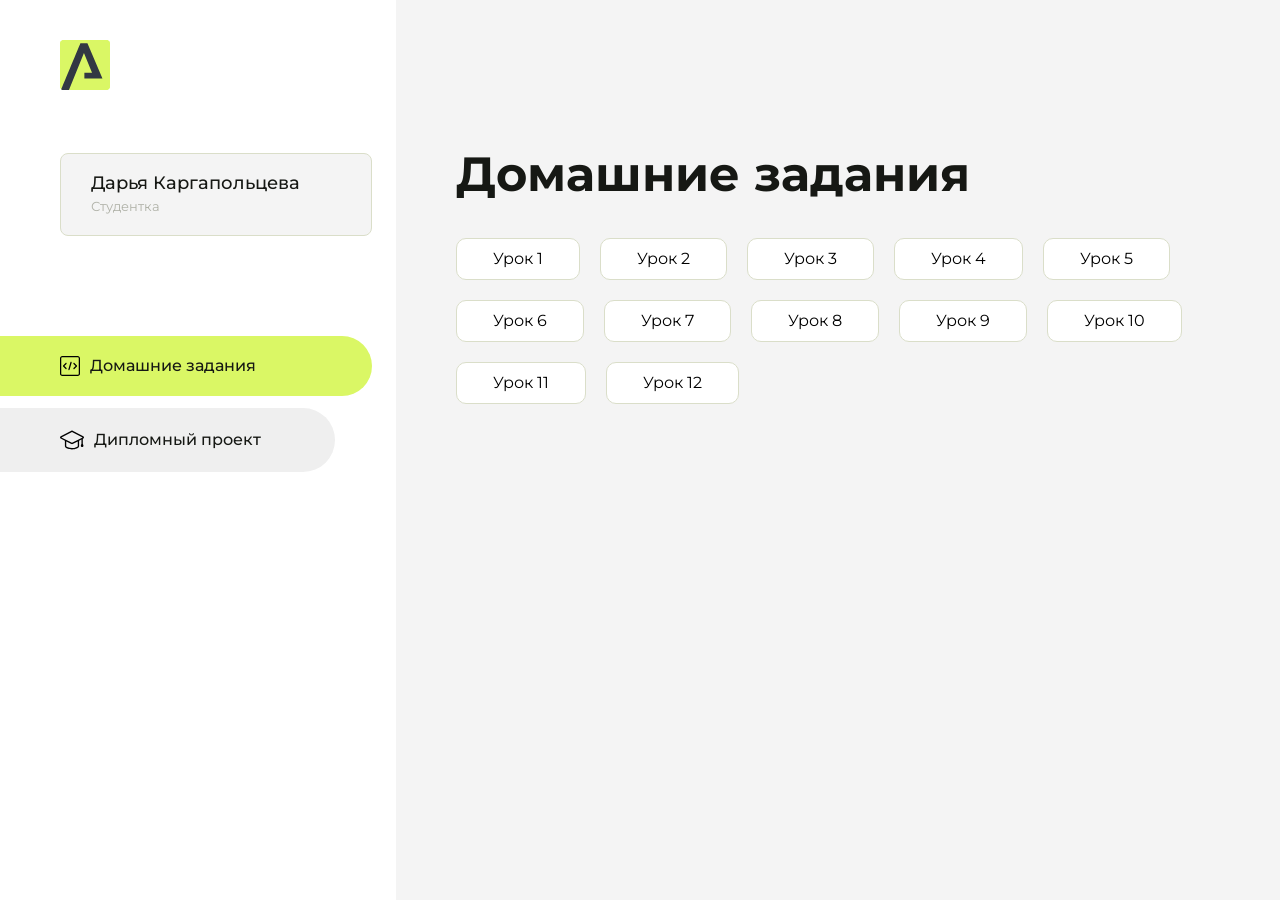
<file: index.html>
<!DOCTYPE html>
<html lang="en">
<head>
    <meta charset="UTF-8">
    <meta name="viewport" content="width=device-width, initial-scale=1.0">
    <title>Домашняя работа</title>
    <link rel="shortcut icon" href="src/logo.ico" type="image/x-icon">
    <link rel="preconnect" href="https://fonts.googleapis.com">
    <link rel="preconnect" href="https://fonts.gstatic.com" crossorigin>
    <link href="https://fonts.googleapis.com/css2?family=Montserrat:wght@400;500;700&family=Rubik:wght@500&display=swap"
          rel="stylesheet">
    <link rel="stylesheet" href="src/style.css">
</head>
<body id="body">
<div class="overlay" id="overlay"></div>
<div class="layout">
    <div class="burger" id="burger">
        <svg viewBox="0 0 24 24" fill="none" xmlns="http://www.w3.org/2000/svg">
            <g id="SVGRepo_bgCarrier" stroke-width="0"></g>
            <g id="SVGRepo_tracerCarrier" stroke-linecap="round" stroke-linejoin="round"></g>
            <g id="SVGRepo_iconCarrier">
                <path d="M4 18L20 18" stroke="#DAF765" stroke-width="2" stroke-linecap="round"></path>
                <path d="M4 12L20 12" stroke="#DAF765" stroke-width="2" stroke-linecap="round"></path>
                <path d="M4 6L20 6" stroke="#DAF765" stroke-width="2" stroke-linecap="round"></path>
            </g>
        </svg>
    </div>
    <aside class="sidebar" id="sidebar">
        <div class="sidebar__inner">
            <div class="logo">
                <svg width="50" height="50" viewBox="0 0 50 50" fill="none" xmlns="http://www.w3.org/2000/svg">
                    <g clip-path="url(#clip0_513_74730)">
                        <path d="M46.17 -0.257004H3.83C1.57281 -0.257004 -0.257 1.57281 -0.257 3.83V46.17C-0.257 48.4272 1.57281 50.257 3.83 50.257H46.17C48.4272 50.257 50.257 48.4272 50.257 46.17V3.83C50.257 1.57281 48.4272 -0.257004 46.17 -0.257004Z"
                              fill="#DAF765"/>
                        <path d="M24.375 38.4H42.461L27.441 3.1585H20.4355C20.4355 3.1585 6.7895 35.881 1.1945 49.294C2.015 50.0275 3.0945 50.257 3.6945 50.257H8.8445L23.954 13.07L32.0465 32.8285H24.375V38.4Z"
                              fill="#323843"/>
                    </g>
                    <defs>
                        <clipPath id="clip0_513_74730">
                            <rect width="50" height="50" fill="white"/>
                        </clipPath>
                    </defs>
                </svg>
            </div>
            <div class="sidebar__user">
                <div class="sidebar__name">Дарья Каргапольцева</div>
                <div class="sidebar__text">Студентка</div>
            </div>
            <div class="sidebar__tabs">
                <div class="sidebar__item">
                    <button class="sidebar__button active" id="tasks">
                        <svg xmlns="http://www.w3.org/2000/svg" width="20" height="20" viewBox="0 0 20 20" fill="none">
                            <g clip-path="url(#clip0_704_74543)">
                                <path d="M17.7083 20H2.29167C1.0275 20 0 18.9725 0 17.7083V2.29167C0 1.0275 1.0275 0 2.29167 0H17.7083C18.9725 0 20 1.0275 20 2.29167V17.7083C20 18.9725 18.9725 20 17.7083 20ZM2.29167 1.25C1.7175 1.25 1.25 1.7175 1.25 2.29167V17.7083C1.25 18.2825 1.7175 18.75 2.29167 18.75H17.7083C18.2825 18.75 18.75 18.2825 18.75 17.7083V2.29167C18.75 1.7175 18.2825 1.25 17.7083 1.25H2.29167Z"
                                      fill="black"/>
                                <path d="M6.04167 13.125C5.88167 13.125 5.72167 13.0642 5.6 12.9417L3.1 10.4417C2.85583 10.1975 2.85583 9.80167 3.1 9.5575L5.6 7.0575C5.84417 6.81333 6.24 6.81333 6.48417 7.0575C6.72833 7.30167 6.72833 7.6975 6.48417 7.94167L4.42583 10L6.48417 12.0583C6.72833 12.3025 6.72833 12.6983 6.48417 12.9425C6.36167 13.0642 6.20167 13.125 6.04167 13.125Z"
                                      fill="black"/>
                                <path d="M8.95833 14.1667C8.9 14.1667 8.84 14.1583 8.78167 14.1417C8.45083 14.0442 8.26083 13.6967 8.35833 13.3658L10.4417 6.28251C10.5392 5.95084 10.8892 5.76417 11.2175 5.85917C11.5483 5.95667 11.7383 6.30417 11.6408 6.63501L9.5575 13.7183C9.47833 13.9908 9.22833 14.1667 8.95833 14.1667Z"
                                      fill="black"/>
                                <path d="M13.9583 13.125C13.7983 13.125 13.6383 13.0642 13.5167 12.9417C13.2725 12.6975 13.2725 12.3017 13.5167 12.0575L15.575 9.99916L13.5167 7.94083C13.2725 7.69666 13.2725 7.30083 13.5167 7.05666C13.7608 6.81249 14.1567 6.81249 14.4008 7.05666L16.9008 9.55666C17.145 9.80083 17.145 10.1967 16.9008 10.4408L14.4008 12.9408C14.2783 13.0642 14.1183 13.125 13.9583 13.125Z"
                                      fill="black"/>
                            </g>
                            <defs>
                                <clipPath id="clip0_704_74543">
                                    <rect width="20" height="20" fill="white"/>
                                </clipPath>
                            </defs>
                        </svg>
                        <span>Домашние задания</span></button>
                </div>
                <div class="sidebar__item">
                    <button class="sidebar__button" id="diplom">
                        <svg xmlns="http://www.w3.org/2000/svg" width="24" height="24" viewBox="0 0 24 24" fill="none">
                            <g clip-path="url(#clip0_704_74553)">
                                <path d="M23.2628 10.5971C23.7176 10.365 24 9.90375 24 9.39337C24 8.883 23.7176 8.42175 23.2628 8.18962L12.6135 2.75362C12.2291 2.55824 11.7705 2.55787 11.3854 2.75399L0.736875 8.19C0.282375 8.42175 0 8.883 0 9.39337C0 9.90375 0.282375 10.365 0.736875 10.5971L4.89038 12.7177V18.2074C4.89038 19.8154 8.412 21.393 12 21.393C15.5884 21.393 19.1096 19.815 19.1096 18.2074V12.7174L21.4609 11.517V15.8017L20.901 17.2305C20.7409 17.6389 20.7934 18.0994 21.0405 18.4616C21.2876 18.8246 21.6979 19.041 22.1366 19.041C22.5754 19.041 22.9852 18.8246 23.2324 18.462C23.4795 18.099 23.532 17.6385 23.3719 17.2301L22.8124 15.8021V10.827L23.2628 10.5971ZM17.7623 18.1721C17.6198 18.6375 15.3491 20.0419 12 20.0419C8.65088 20.0419 6.38025 18.6375 6.2415 18.2074V12.3037L6.23887 12.3019C6.23812 12.057 6.1065 11.8207 5.87325 11.7019L1.3515 9.39337L12 3.95737L22.6489 9.39337L12 14.8294L5.87325 11.7019C5.54063 11.5331 4.6695 11.6674 4.5 12C4.33012 12.3322 4.55813 12.5479 4.89038 12.7177L11.3857 16.0331C11.5781 16.1314 11.7889 16.1805 12 16.1805C12.2107 16.1805 12.4222 16.1314 12.6146 16.0331L17.7593 13.407L17.7623 18.1721Z"
                                      fill="black"/>
                            </g>
                            <defs>
                                <clipPath id="clip0_704_74553">
                                    <rect width="24" height="24" fill="white"/>
                                </clipPath>
                            </defs>
                        </svg>
                        <span>Дипломный проект</span></button>
                </div>
            </div>
        </div>

    </aside>
    <div class="content">
        <div class="container">
            <div class="content__block" id="tasksBlock">
                <div class="content__title">Домашние задания</div>
                <ul class="content__list">
                    <li class="content__list-item">
                        <a href="myFirstsite/index.html">Урок 1</a>
                    </li>
                    <li class="content__list-item">
                        <a href="fitnes/index.html">Урок 2</a>
                    </li>
                     <li class="content__list-item">
                        <a href="3/table.html">Урок 3</a>
                    </li>
                     <li class="content__list-item">
                        <a href="lesson 4/index.html">Урок 4</a>
                    <li class="content__list-item">
                        <a href="lesson-5/article.html">Урок 5</a>
                    </li>
                    <li class="content__list-item">
                        <a href="lesson-6/index.html">Урок 6</a>
                    </li>
                    <li class="content__list-item">
                        <a href="lesson-5(fitStudio)/article.html">Урок 7</a>
                    </li>
                    <li class="content__list-item">
                        <a href="form-v2/index.html">Урок 8</a>
                    </li>
                    <li class="content__list-item">
                        <a href="fitStudio-main/article.html">Урок 9</a>
                    </li>
                    <li class="content__list-item">
                        <a href="fitStudio-main/index.html">Урок 10</a>
                    </li>
                    <li class="content__list-item">
                        <a href="fitStudio-main(l11)/index.html">Урок 11</a>
                    </li>
                    <li class="content__list-item">
                        <a href="fitStudio-main(l12)/index.html">Урок 12</a>
                    </li>
                </ul>
            </div>
            <div class="content__block hidden" id="diplomBlock">
                <div class="content__title">Дипломный проект</div>
                <div class="content__list-diplom">
                    <a href="ПАПКА-С-НОМЕРОМ-УРОКА">Ссылка на ДЗ</a>
                </div>
                <div class="content__decor">
                    <div class="content__decor-text">Давай проверим, чему ты научился!</div>
                    <div class="content__decor-img">
                        <img src="src/decor.png" alt="decor">
                    </div>
                </div>
            </div>
        </div>
    </div>
</div>
<script src="src/index.js"></script>
</body>
</html>
</file>
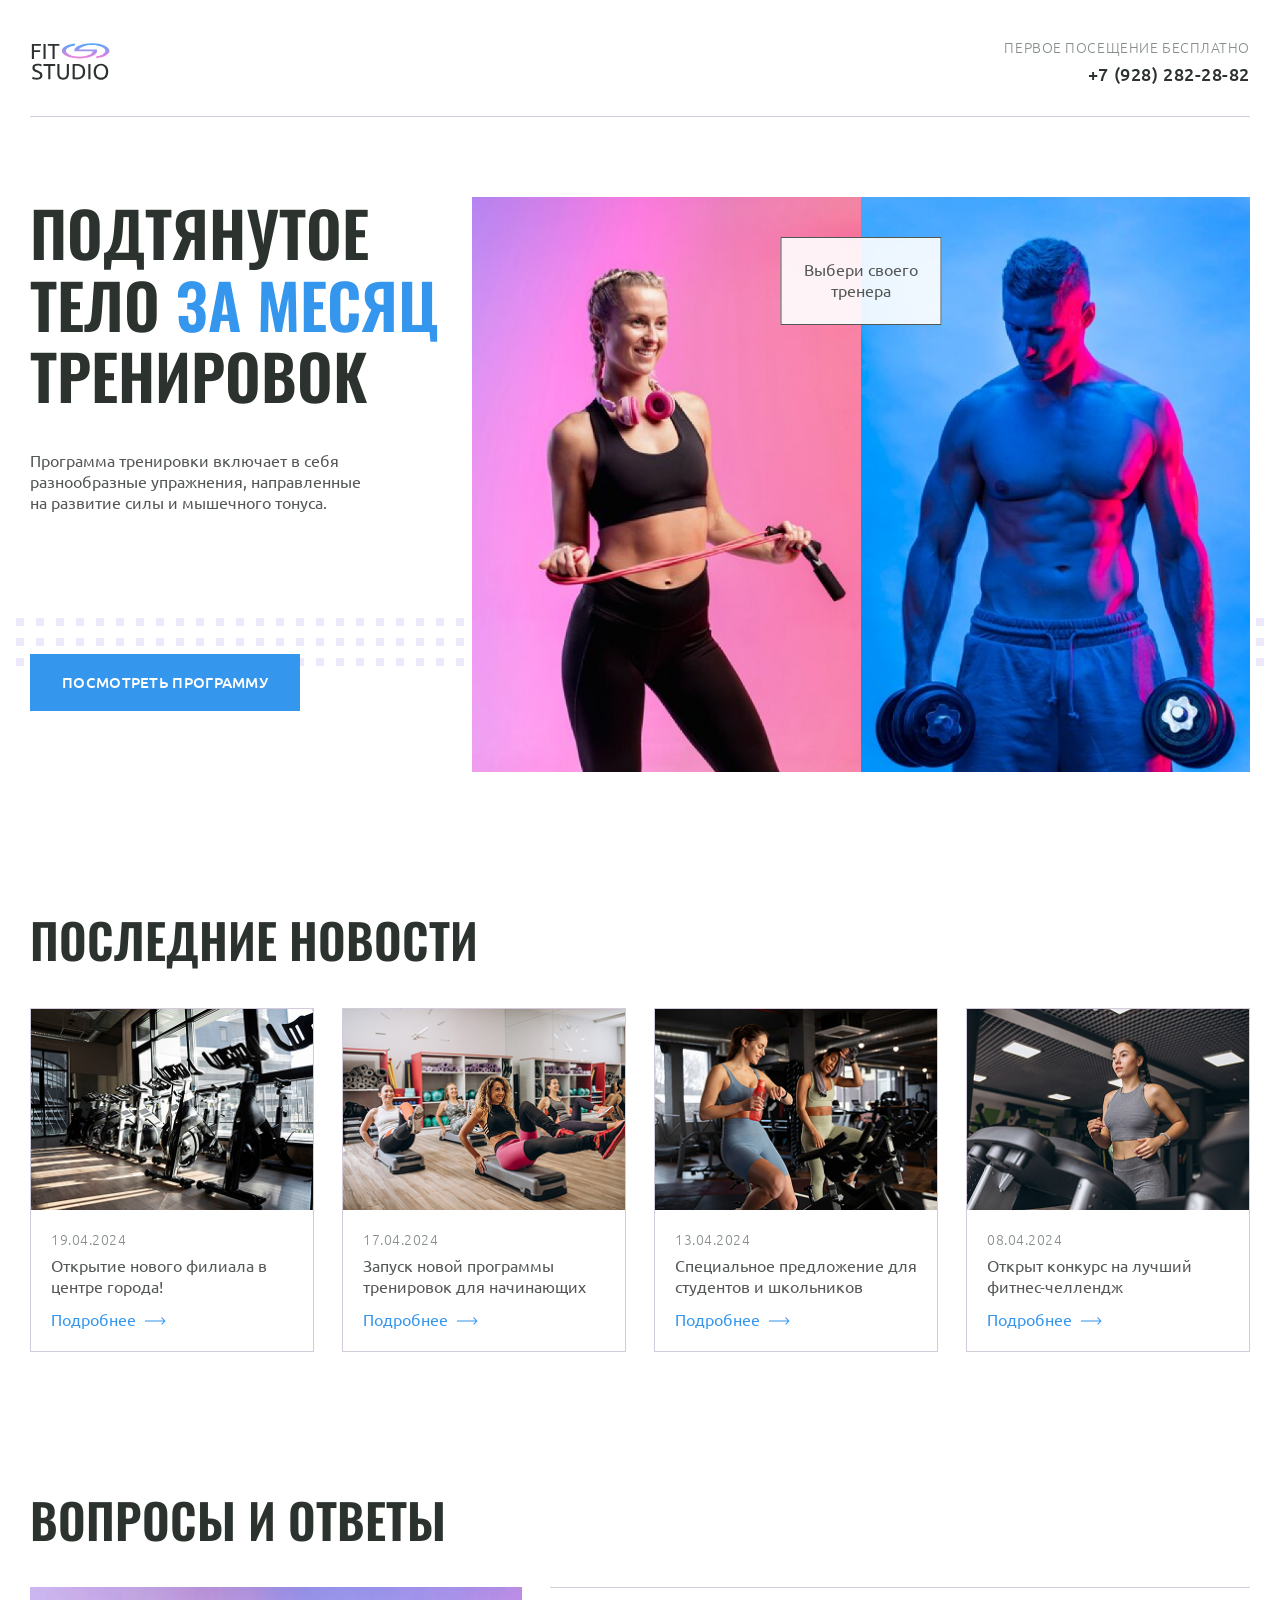
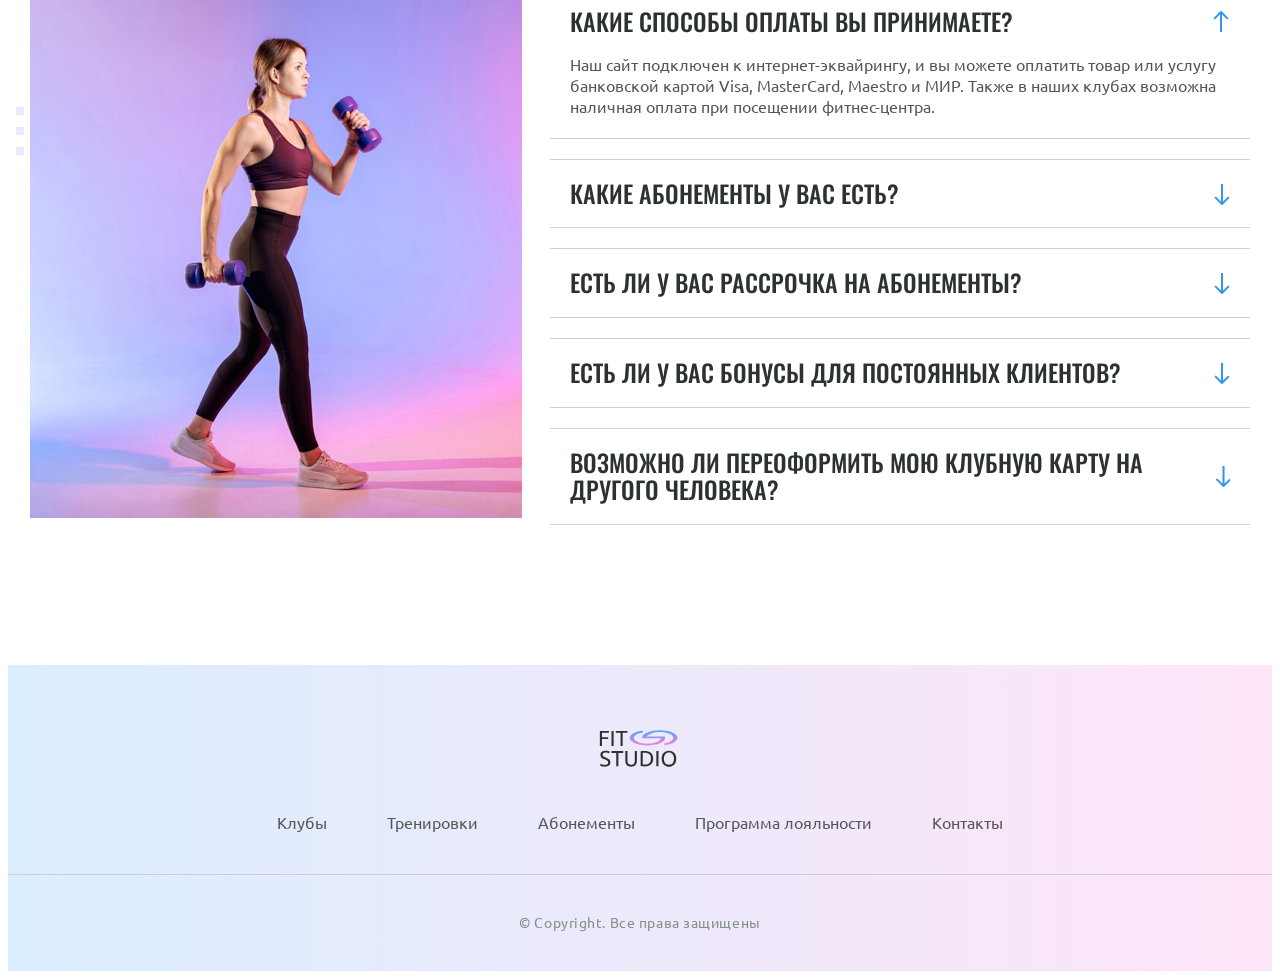
<file: fitStudio-main(l12)/index.html>
<!doctype html>
<html lang="ru" class="home">
  <head>
    <meta charset="UTF-8" />
    <meta name="viewport" content="width=device-width, initial-scale=1.0" />
    <title>Fit Studio - Главная</title>
    <link rel="stylesheet" href="./css/normalize.css" />
    <link rel="stylesheet" href="./css/font.css" />
    <link rel="stylesheet" href="./css/globals.css" />
    <link rel="stylesheet" href="./css/header.css" />
    <link rel="stylesheet" href="./css/index.css" />
    <link rel="stylesheet" href="./css/footer.css" />
    <link
      rel=" icon"
      type="image/svg+xml"
      sizes="128x128"
      href="./imgs/favicon-icon.svg"
    />
  </head>
  <body>
    <header class="header">
      <div class="container">
        <div class="header-inner">
          <a href="/">
            <img src="./imgs/logo-icon.svg" width="84" height="45" alt="" />
          </a>
          <div class="phone text-sub">
            <p class="phone-text">Первое посещение бесплатно</p>
            <a class="phone-link" href="tel:79282822882">+7 (928) 282-28-82</a>
          </div>
        </div>
      </div>
    </header>
    <section class="hero section decor">
      <div class="container hero-container">
        <div class="hero-info">
          <h1>подтянутое тело <strong>за месяц</strong> тренировок</h1>
          <p class="text">
            Программа тренировки включает в себя разнообразные упражнения,
            направленные на развитие силы и мышечного тонуса.
          </p>
          <a class="button" href="#">Посмотреть программу</a>
        </div>
        <div class="hero-images">
          <p class="hero-choose text">Выбери своего тренера</p>
          <img
            src="./imgs/woman-img.jpg"
            alt="спортивная женщина"
            height="513"
            width="347"
          />
          <img
            src="./imgs/man-img.jpg"
            alt="спортивный мужчина"
            height="513"
            width="347"
          />
        </div>
      </div>
    </section>
    <section class="news section">
      <div class="container">
        <h2 class="title-large">Последние новости</h2>
        <div class="news-container">
          <article class="news-article">
            <header>
              <img
                src="./imgs/news/news-img1.jpg"
                width="284"
                height="203"
                alt="спортивный зал"
              />
              <div class="news-info">
                <time class="news-date text-sub" datetime="2024-04-19"
                  >19.04.2024
                </time>
                <h3 class="text">Открытие нового филиала в центре города!</h3>
              </div>
            </header>
            <footer>
              <a class="news-link" href="article.html">Подробнее</a>
            </footer>
          </article>
          <article class="news-article">
            <header>
              <img
                src="./imgs/news/news-img2.jpg"
                width="284"
                height="203"
                alt="группа девушек занимается в спортивном зале"
              />
              <div class="news-info">
                <time class="news-date text-sub" datetime="2024-04-17"
                  >17.04.2024
                </time>
                <h3 class="text">
                  Запуск новой программы тренировок для начинающих
                </h3>
              </div>
            </header>
            <footer>
              <a class="news-link" href="#">Подробнее</a>
            </footer>
          </article>
          <article class="news-article">
            <header>
              <img
                src="./imgs/news/news-img3.jpg"
                width="284"
                height="203"
                alt="две девушки занимаются на велотренажерах"
              />
              <div class="news-info">
                <time class="news-date text-sub" datetime="2024-04-13"
                  >13.04.2024
                </time>
                <h3 class="text">
                  Специальное предложение для студентов и школьников
                </h3>
              </div>
            </header>
            <footer>
              <a class="news-link" href="#">Подробнее</a>
            </footer>
          </article>
          <article class="news-article">
            <header>
              <img
                src="./imgs/news/news-img4.jpg"
                width="284"
                height="203"
                alt="девушка в сером спортивном костюме занимается на беговой дорожке"
              />
              <div class="news-info">
                <time class="news-date text-sub" datetime="2024-04-08"
                  >08.04.2024
                </time>
                <h3 class="text">Открыт конкурс на лучший фитнес-челлендж</h3>
              </div>
            </header>
            <footer>
              <a class="news-link" href="#">Подробнее</a>
            </footer>
          </article>
        </div>
      </div>
    </section>
    <section class="faq section decor">
      <div class="container">
        <h2 class="title-large">Вопросы и ответы</h2>
        <div class="faq-container">
          <img
            src="./imgs/sporty-woman2-img.jpg"
            width="492"
            height="531"
            alt="Спортивная девушка держит в руках гантели"
          />
          <div>
            <details name="faq" open>
              <summary class="title-medium">
                Какие способы оплаты вы принимаете?
              </summary>
              <p class="text">
                Наш сайт подключен к интернет-эквайрингу, и вы можете оплатить
                товар или услугу банковской картой Visa, MasterCard, Maestro и
                МИР. Также в наших клубах возможна наличная оплата при посещении
                фитнес-центра.
              </p>
            </details>
            <details name="faq">
              <summary class="title-medium">
                Какие абонементы у вас есть?
              </summary>
              <p class="text">
                Наш сайт подключен к интернет-эквайрингу, и вы можете оплатить
                товар или услугу банковской картой Visa, MasterCard, Maestro и
                МИР. Также в наших клубах возможна наличная оплата при посещении
                фитнес-центра.
              </p>
            </details>
            <details name="faq">
              <summary class="title-medium">
                Есть ли у вас рассрочка на абонементы?
              </summary>
              <p class="text">
                Наш сайт подключен к интернет-эквайрингу, и вы можете оплатить
                товар или услугу банковской картой Visa, MasterCard, Maestro и
                МИР. Также в наших клубах возможна наличная оплата при посещении
                фитнес-центра.
              </p>
            </details>
            <details name="faq">
              <summary class="title-medium">
                Есть ли у вас бонусы для постоянных клиентов?
              </summary>
              <p class="text">
                Наш сайт подключен к интернет-эквайрингу, и вы можете оплатить
                товар или услугу банковской картой Visa, MasterCard, Maestro и
                МИР. Также в наших клубах возможна наличная оплата при посещении
                фитнес-центра.
              </p>
            </details>
            <details name="faq">
              <summary class="title-medium">
                Возможно ли переоформить мою клубную карту на другого человека?
              </summary>
              <p class="text">
                Наш сайт подключен к интернет-эквайрингу, и вы можете оплатить
                товар или услугу банковской картой Visa, MasterCard, Maestro и
                МИР. Также в наших клубах возможна наличная оплата при посещении
                фитнес-центра.
              </p>
            </details>
          </div>
        </div>
      </div>
    </section>
    <footer class="footer">
      <div class="footer-top">
        <div class="container">
          <a href="/">
            <img
              class="footer-logo"
              src="./imgs/logo-icon.svg"
              width="84"
              height="45"
              alt=""
            />
          </a>
          <nav class="menu">
            <ul>
              <li><a href="#">Клубы</a></li>
              <li><a href="#">Тренировки</a></li>
              <li><a href="#">Абонементы</a></li>
              <li><a href="#">Программа лояльности</a></li>
              <li><a href="#">Контакты</a></li>
            </ul>
          </nav>
        </div>
      </div>
      <div class="container">
        <p class="copyright">&copy; Copyright. Все права защищены</p>
      </div>
    </footer>
  </body>
</html>
</file>
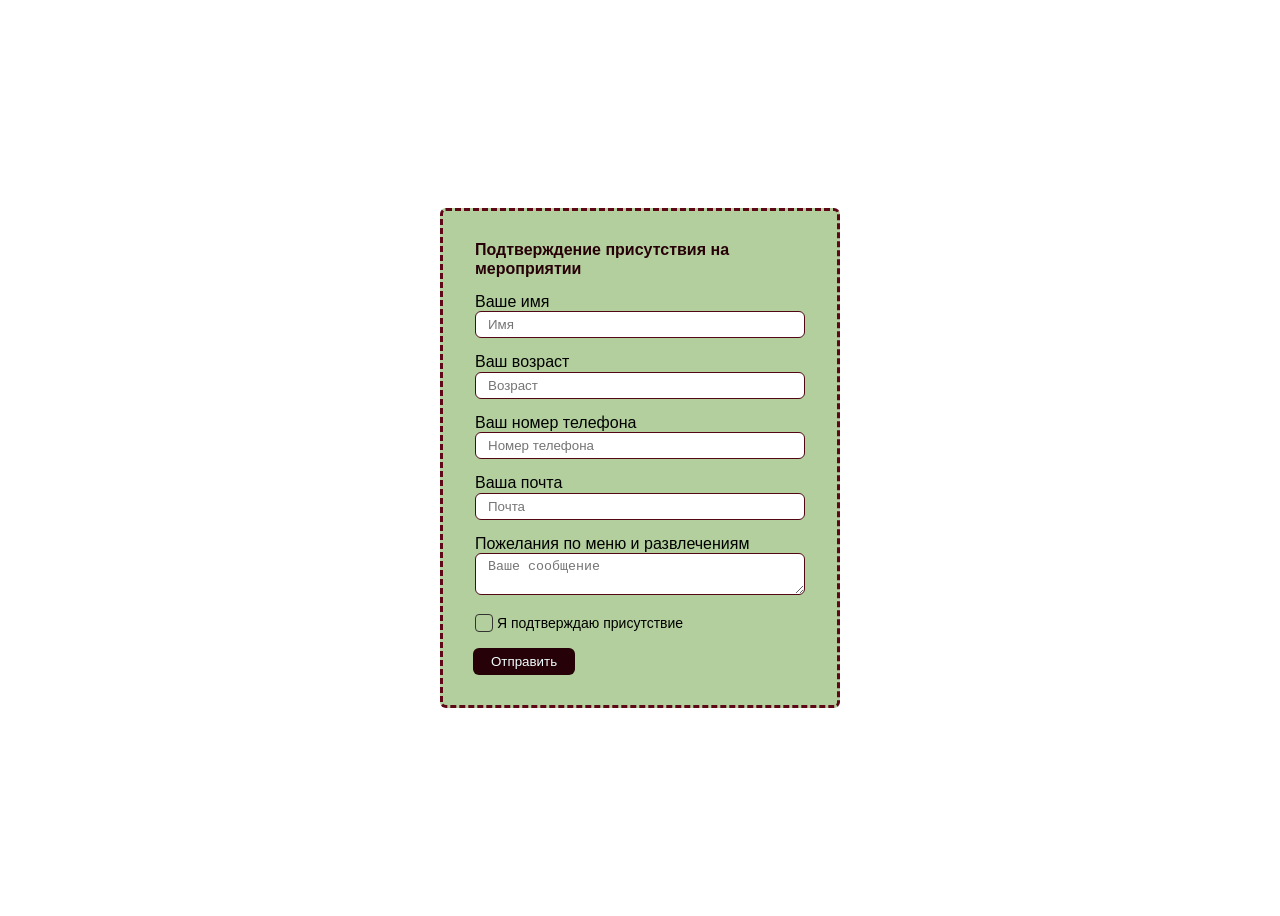
<file: form-v2/index.html>
<!doctype html>
<html lang="en">
  <head>
    <meta charset="UTF-8" />
    <meta name="viewport" content="width=, initial-scale=1.0" />
    <title>Форма</title>
    <link rel="stylesheet" href="./css/style.css" />
    <link rel="stylesheet" href="./css/normalize.css">
  </head>
  <body>
    <form class="form">
      <fieldset class="form-group">
        <legend class="title">Подтверждение присутствия на мероприятии</legend>
        <label for="name" class="label">
          Ваше имя
          <input
            class="input"
            type="text"
            id="name"
            placeholder="Имя"
            name="name"
            required
          />
        </label>
        <label for="age" class="label">
          Ваш возраст
          <input
            class="input"
            type="number"
            id="age"
            placeholder="Возраст"
            name="age"
            required
          />
          <label for="tel" class="label">
          Ваш номер телефона
          <input
            class="input"
            type="number"
            id="tel"
            placeholder="Номер телефона"
            name="tel"
            inputmode="numeric"
            required
          />
        </label>
        <label for="mail" class="label">
          Ваша почта
          <input
            class="input"
            type="text"
            id="mail"
            placeholder="Почта"
            name="mail"
            inputmode="email"
            required
          />
        </label>
      </fieldset>
      <fieldset class="form-group">
        <label for="message" class="label">Пожелания по меню и развлечениям</label>
        <textarea class="textarea" name="message" id="message" placeholder="Ваше сообщение" required></textarea>
        <label for="" class="label checkbox-label">
        <input class="checkbox" type="checkbox" name="checkbox" required>
        <span class="checkbox-text">Я подтверждаю присутствие </span>
        </label>
      </fieldset>
      <button class="button" >Отправить</button>
    </form>
  </body>
</html>
</file>
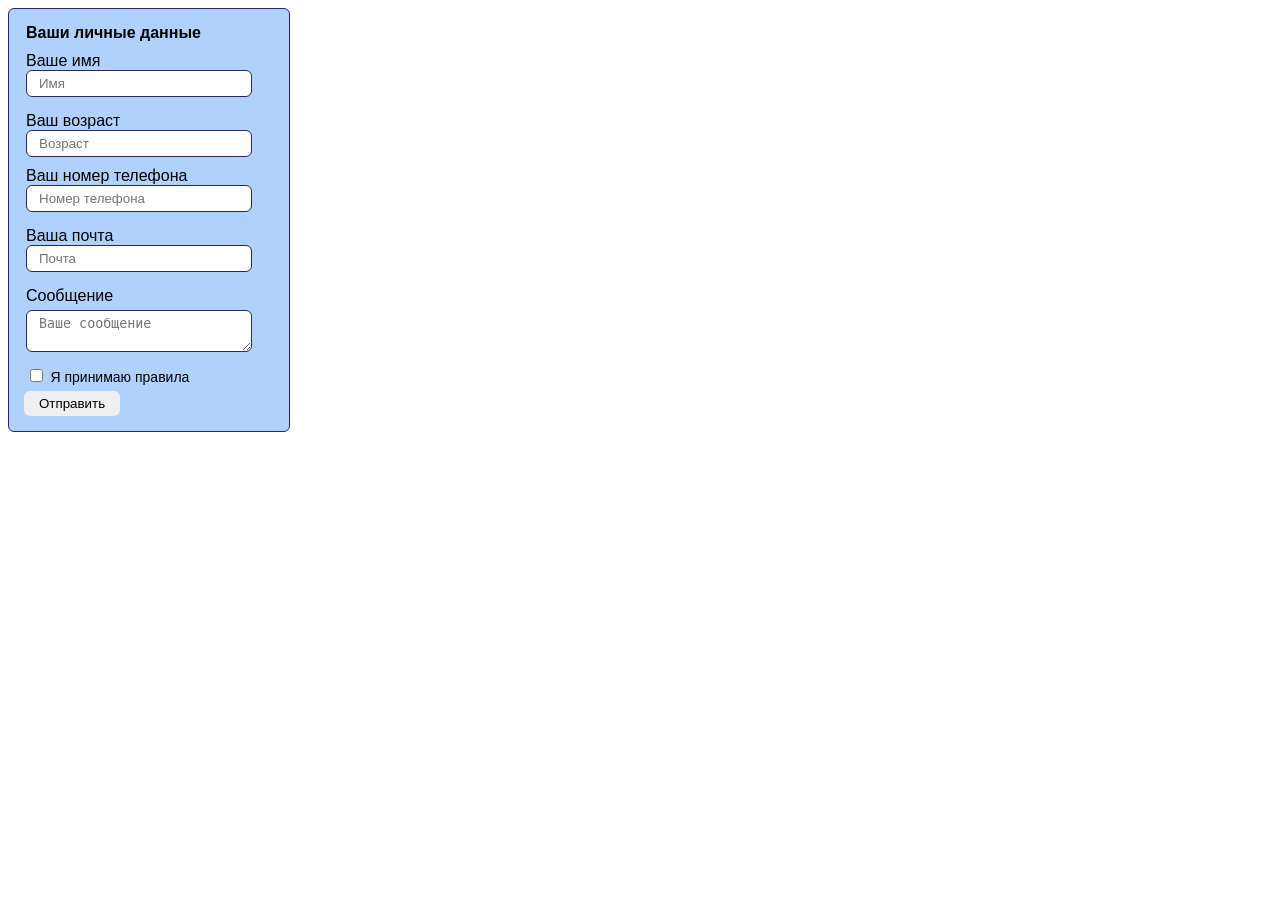
<file: lesson 4/index.html>
<!doctype html>
<html lang="en">
  <head>
    <meta charset="UTF-8" />
    <meta name="viewport" content="width=, initial-scale=1.0" />
    <title>Форма</title>
    <link rel="stylesheet" href="style.css" />
  </head>
  <body>
    <form class="form">
      <fieldset class="form-group">
        <legend class="title">Ваши личные данные</legend>
        <label for="name" class="label">
          Ваше имя
          <input
            class="input"
            type="text"
            id="name"
            placeholder="Имя"
            name="name"
            required
          />
        </label>
        <label for="age" class="label">
          Ваш возраст
          <input
            class="input"
            type="number"
            id="age"
            placeholder="Возраст"
            name="age"
            required
          />
          <label for="tel" class="label">
          Ваш номер телефона
          <input
            class="input"
            type="number"
            id="tel"
            placeholder="Номер телефона"
            name="tel"
            inputmode="numeric"
            required
          />
        </label>
        <label for="mail" class="label">
          Ваша почта
          <input
            class="input"
            type="text"
            id="mail"
            placeholder="Почта"
            name="mail"
            inputmode="email"
            required
          />
        </label>
      </fieldset>
      <fieldset class="form-group">
        <label for="message" class="label">Сообщение</label>
        <textarea class="textarea" name="message" id="message" placeholder="Ваше сообщение" required></textarea>
        <label for="" class="label">
        <input class="checkbox" type="checkbox" name="checkbox" required>
        <span class="checkbox-text">Я принимаю правила </span>
        </label>
      </fieldset>
      <button class="button">Отправить</button>
    </form>
  </body>
</html>
</file>
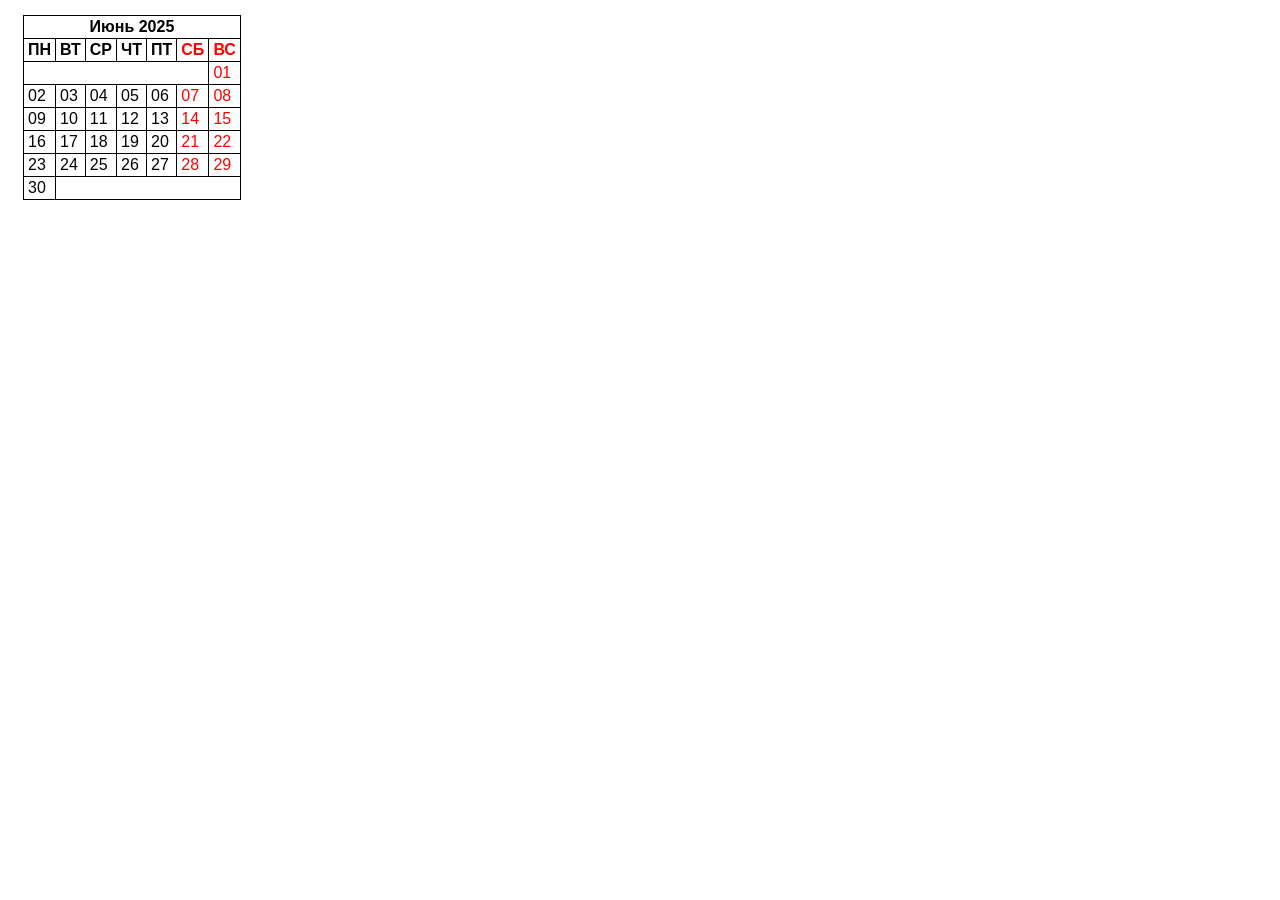
<file: 3/table.html>
<!doctype html>
<html lang="en">
  <head>
    <meta charset="UTF-8" />
    <meta name="viewport" content="width=device-width, initial-scale=1.0" />
    <title>Таблица</title>
    <link rel="stylesheet" href="style.css" />
  </head>
  <body>
  <table>
    <caption>Июнь 2025</caption>
    <tr>
      <th>ПН</th>
      <th>ВТ</th>
      <th>СР</th>
      <th>ЧТ</th>
      <th>ПТ</th>
      <th class="weekend">СБ</th>
      <th class="weekend">ВС</th>
    </tr>
    <tr>
      <td colspan="6"> </td>
      <td class="weekend">01</td>
    </tr>
    <tr>
      <td>02</td>
      <td>03</td>
      <td>04</td>
      <td>05</td>
      <td>06</td>
      <td class="weekend">07</td>
      <td class="weekend">08</td>
    </tr>
    <tr>
      <td>09</td>
      <td>10</td>
      <td>11</td>
      <td>12</td>
      <td>13</td>
      <td class="weekend">14</td>
      <td class="weekend">15</td>
    </tr>
    <tr>
      <td>16</td>
      <td>17</td>
      <td>18</td>
      <td>19</td>
      <td>20</td>
      <td class="weekend">21</td>
      <td class="weekend">22</td>
    </tr>
    <tr>
      <td>23</td>
      <td>24</td>
      <td>25</td>
      <td>26</td>
      <td>27</td>
      <td class="weekend">28</td>
      <td class="weekend">29</td>
    </tr>
    <tr>
      <td>30</td>
      <td colspan="6"> </td>
    </tr>
  </table>
</head>
</file>
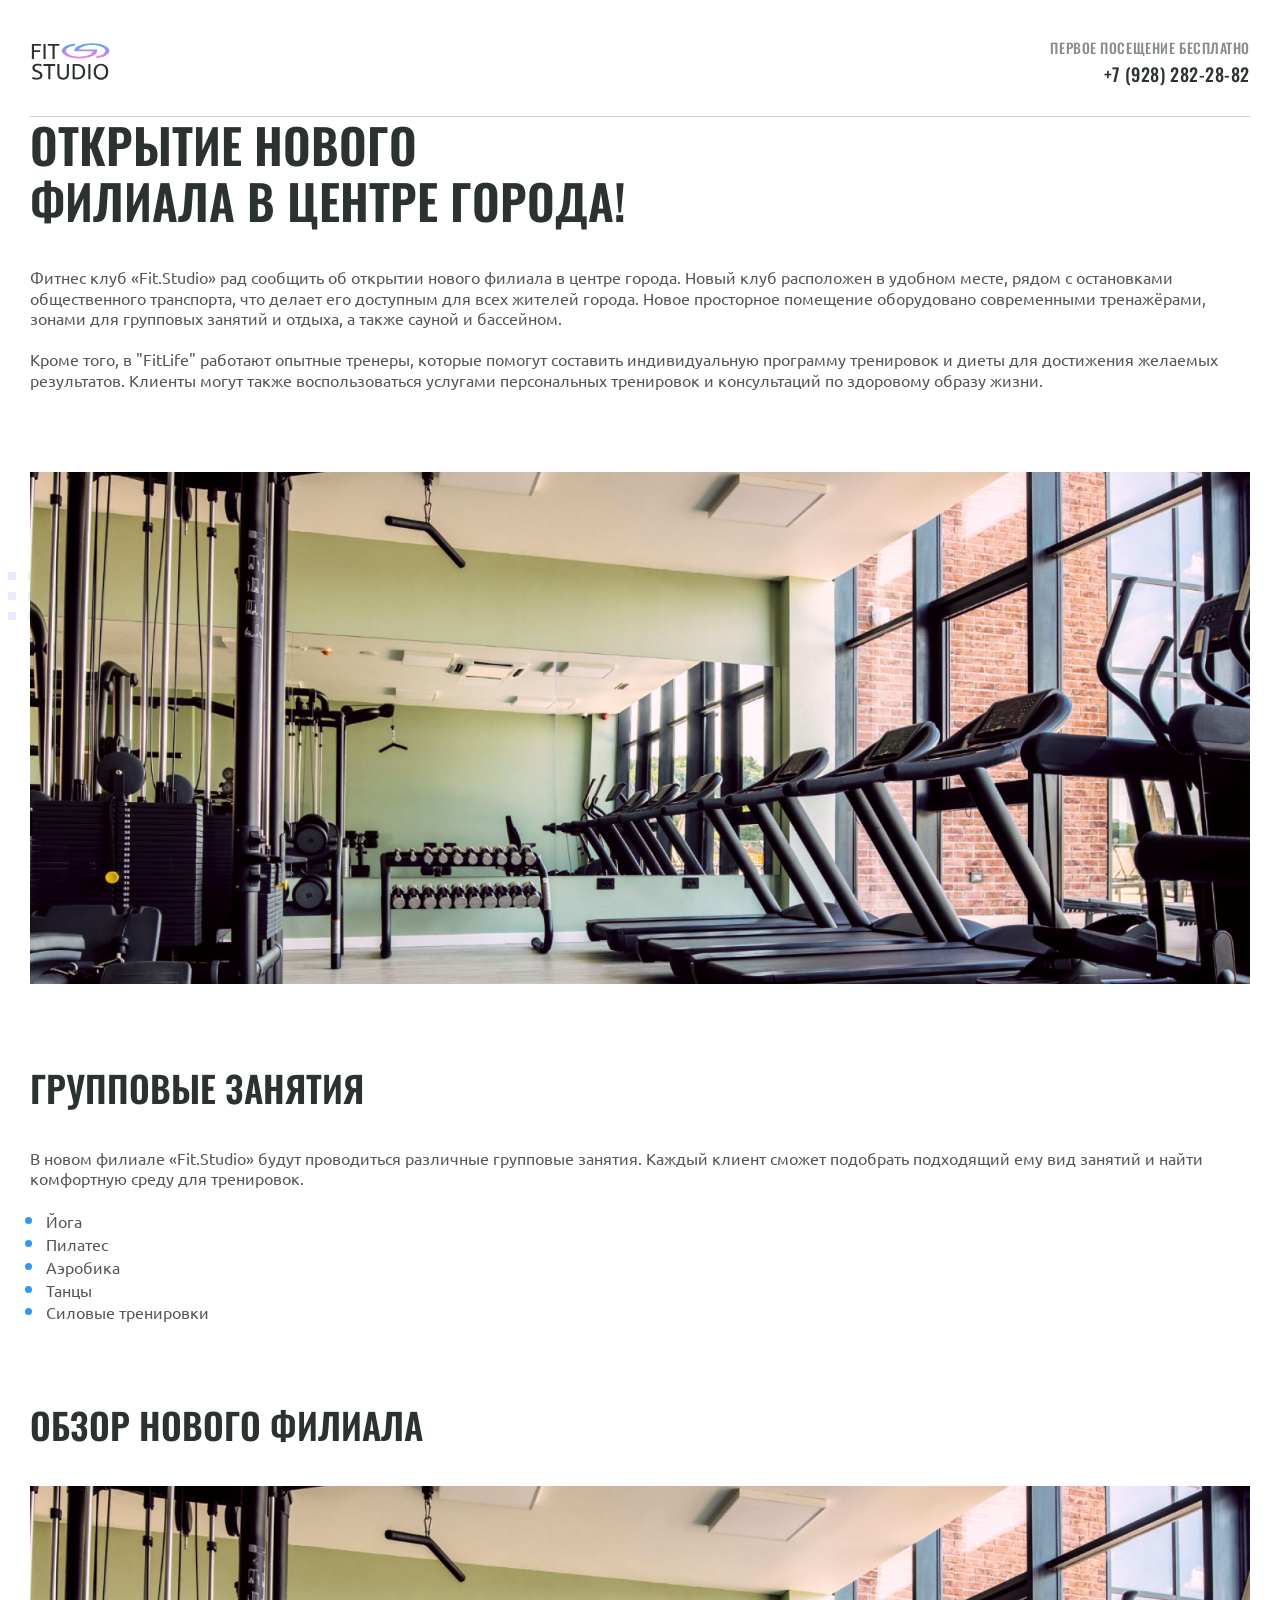
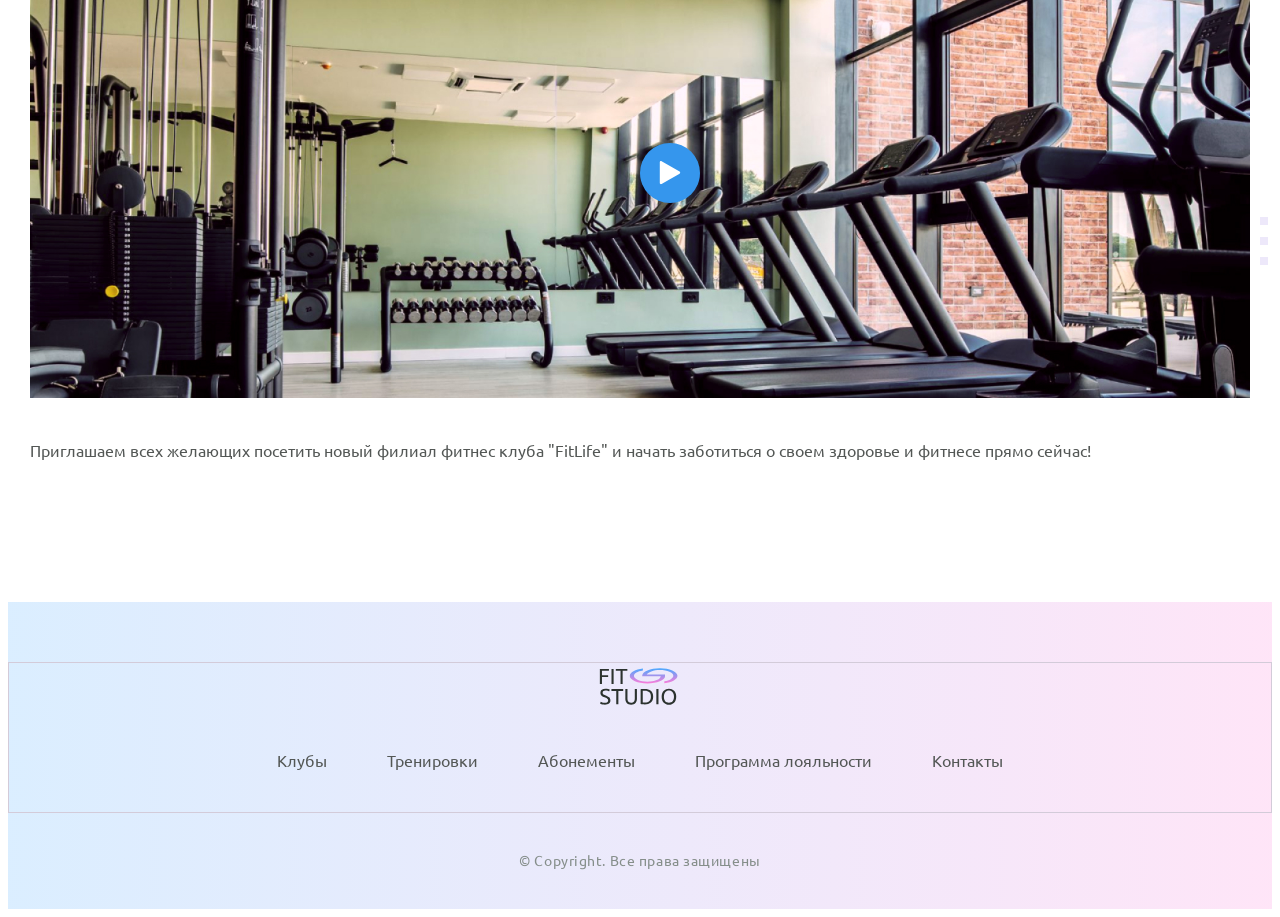
<file: fitStudio-main(l11)/article.html>
<!doctype html>
<html lang="ru">
  <head>
    <meta charset="UTF-8" />
    <meta name="viewport" content="width=device-width, initial-scale=1.0" />
    <title>Fit Studio - Открытие нового филиала!</title>
    <link rel="stylesheet" href="./css/normalize.css" />
    <link rel="stylesheet" href="./css/font.css" />
    <link rel="stylesheet" href="./css/globals.css" />
    <link rel="stylesheet" href="./css/header.css" />
    <link rel="stylesheet" href="./css/article.css" />
    <link rel="stylesheet" href="./css/footer.css" />
    <link
      rel=" icon"
      type="image/svg+xml"
      sizes="128x128"
      href="./imgs/favicon-icon.svg"
    />
  </head>
  <body>
    <header class="header">
      <div class="container">
        <div class="header-inner">
          <a href="/">
            <img src="./imgs/logo-icon.svg" width="84" height="45" alt="" />
          </a>
          <div class="phone text-sub">
            <p class="phone-text">Первое посещение бесплатно</p>
            <a class="phone-link" href="tel:79282822882">+7 (928) 282-28-82</a>
          </div>
        </div>
      </div>
    </header>
    <article class="article">
      <div class="container">
        <h1 class="title-large">Открытие нового филиала в центре города!</h1>
        <p class="article-text">
          Фитнес клуб «Fit.Studio» рад сообщить об открытии нового филиала
          в центре города. Новый клуб расположен в удобном месте, рядом
          с остановками общественного транспорта, что делает его доступным
          для всех жителей города. Новое просторное помещение оборудовано
          современными тренажёрами, зонами для групповых занятий и отдыха,
          а также сауной и бассейном.
        </p>
        <p class="article-text article-mb-1">
          Кроме того, в "FitLife" работают опытные тренеры, которые помогут
          составить индивидуальную программу тренировок и диеты для достижения
          желаемых результатов. Клиенты могут также воспользоваться услугами
          персональных тренировок и консультаций по здоровому образу жизни.
        </p>
        <div class="article-decor-wrapper article-decor-wrapper-1 article-mb-1">
          <img
            class="article-img"
            src="./imgs/gym-img.jpg"
            width="1220px"
            height="512"
            ali="Тренажерный зал"
          />
        </div>
        <h2 class="title-large article-title-medium">Групповые занятия</h2>
        <p class="article-text">
          В новом филиале «Fit.Studio» будут проводиться различные групповые
          занятия. Каждый клиент сможет подобрать подходящий ему вид занятий
          и найти комфортную среду для тренировок.
        </p>
        <ul class="article-list article-mb-1 article-text">
          <li class="article-item">Йога</li>
          <li class="article-item">Пилатес</li>
          <li class="article-item">Аэробика</li>
          <li class="article-item">Танцы</li>
          <li class="article-item">Силовые тренировки</li>
        </ul>
        <h2 class="title-large article-title-medium">Обзор нового филиала</h2>
        <div
          class="article-decor-wrapper article-decor-wrapper-2 article-mb article-mb2"
        >
          <button class="article-play-button">
            <img
              src="./imgs/Polygon 1.svg"
              width="24px"
              height="24px"
              alt="Запустить"
            />
          </button>
          <img
            class="article-img"
            src="./imgs/gym-img.jpg"
            width="1220px"
            height="512"
            ali="Тренажерный зал"
          />
        </div>
        <p class="article-text">
          Приглашаем всех желающих посетить новый филиал фитнес клуба "FitLife"
          и начать заботиться о своем здоровье и фитнесе прямо сейчас!
        </p>
      </div>
    </article>
    <footer class="footer">
      <div class="footer-top">
        <div class="container">
          <a href="/">
            <img
              class="footer-logo"
              src="./imgs/logo-icon.svg"
              width="84"
              height="45"
              alt=""
            />
          </a>
          <nav class="menu">
            <ul>
              <li><a href="#">Клубы</a></li>
              <li><a href="#">Тренировки</a></li>
              <li><a href="#">Абонементы</a></li>
              <li><a href="#">Программа лояльности</a></li>
              <li><a href="#">Контакты</a></li>
            </ul>
          </nav>
        </div>
      </div>
      <div class="container">
        <p class="copyright">&copy; Copyright. Все права защищены</p>
      </div>
    </footer>
  </body>
</html>
</file>
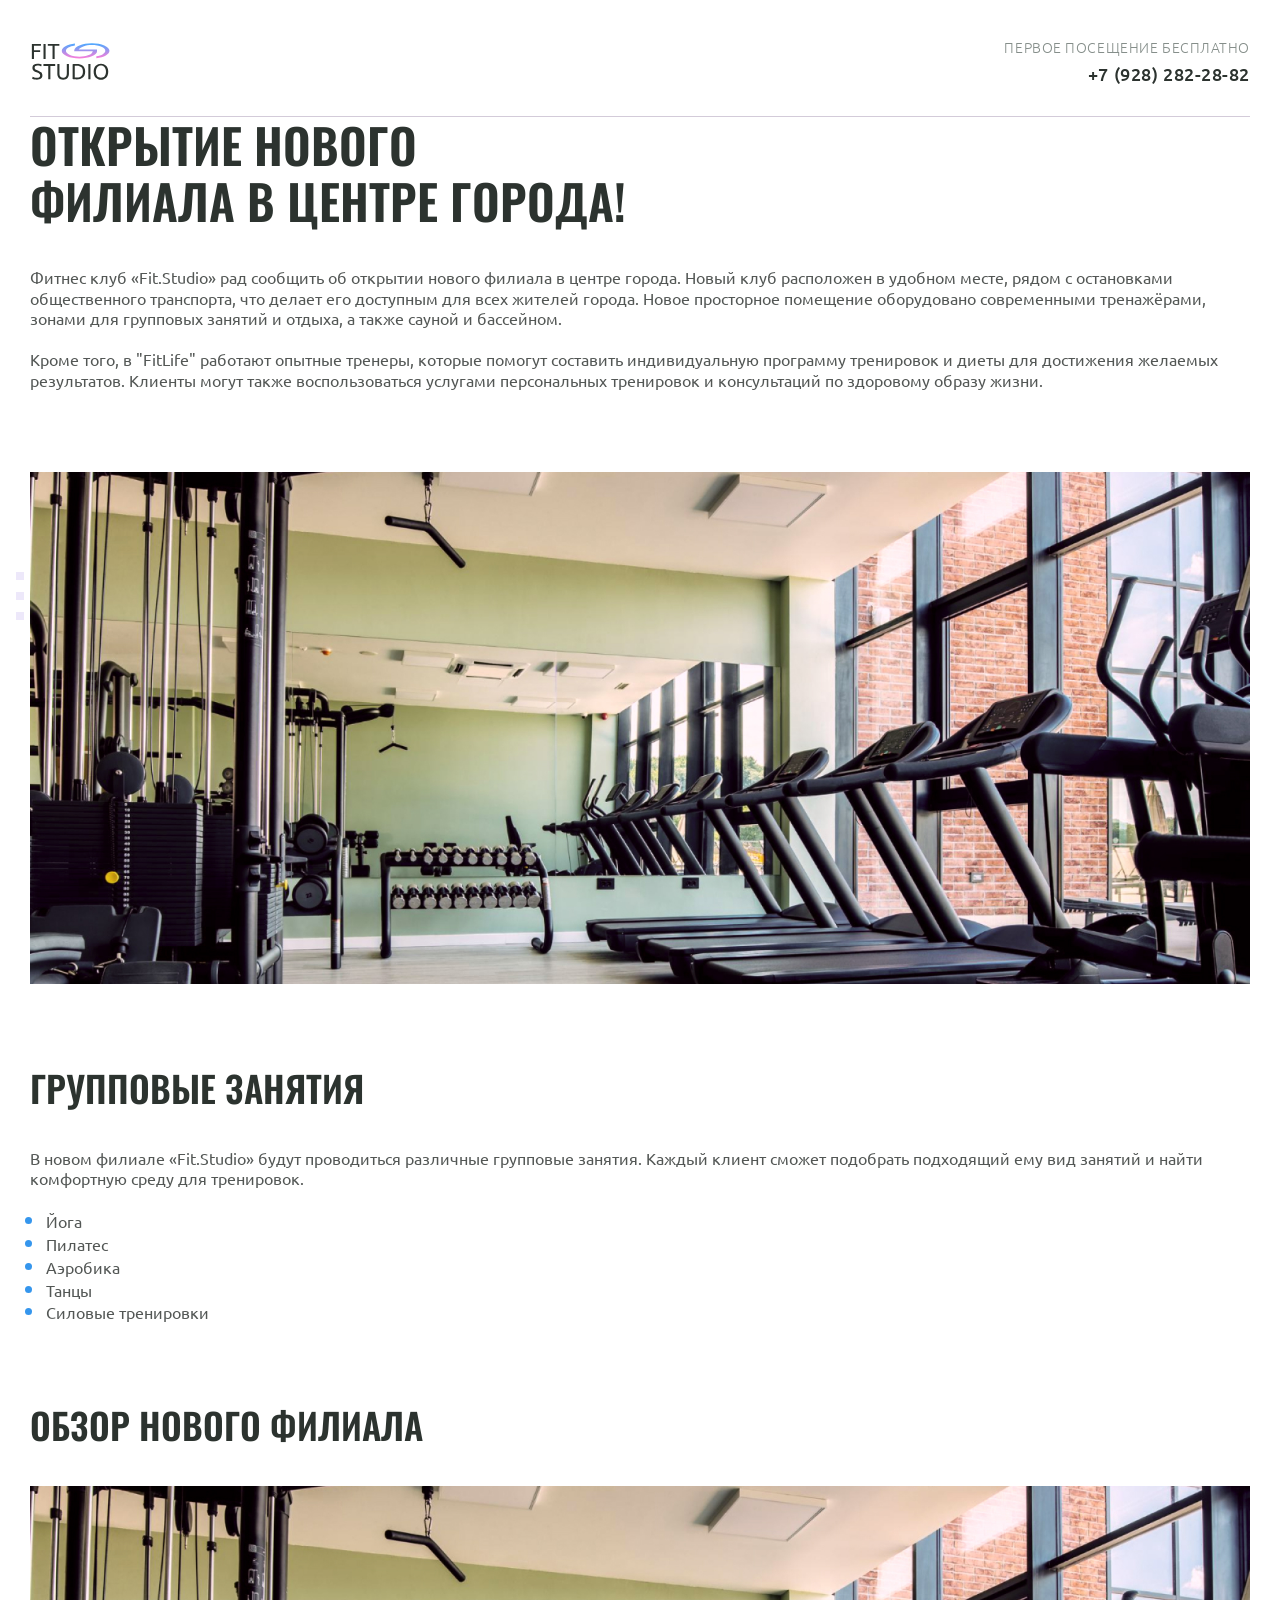
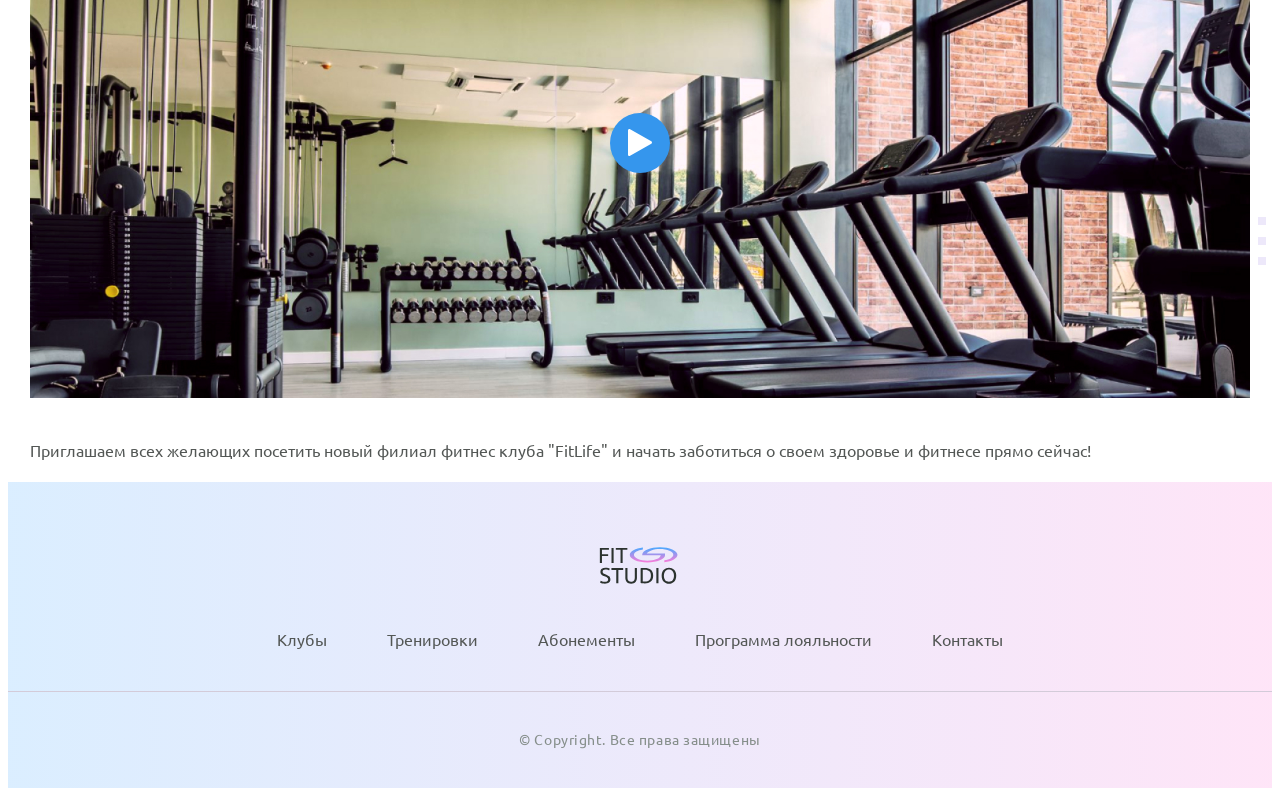
<file: fitStudio-main(l12)/article.html>
<!doctype html>
<html lang="ru">
  <head>
    <meta charset="UTF-8" />
    <meta name="viewport" content="width=device-width, initial-scale=1.0" />
    <title>Fit Studio - Открытие нового филиала!</title>
    <link rel="stylesheet" href="./css/normalize.css" />
    <link rel="stylesheet" href="./css/font.css" />
    <link rel="stylesheet" href="./css/globals.css" />
    <link rel="stylesheet" href="./css/header.css" />
    <link rel="stylesheet" href="./css/article.css" />
    <link rel="stylesheet" href="./css/footer.css" />
    <link
      rel=" icon"
      type="image/svg+xml"
      sizes="128x128"
      href="./imgs/favicon-icon.svg"
    />
  </head>
  <body>
    <header class="header">
      <div class="container">
        <div class="header-inner">
          <a href="/">
            <img src="./imgs/logo-icon.svg" width="84" height="45" alt="" />
          </a>
          <div class="phone text-sub">
            <p class="phone-text">Первое посещение бесплатно</p>
            <a class="phone-link" href="tel:79282822882">+7 (928) 282-28-82</a>
          </div>
        </div>
      </div>
    </header>
    <article class="article">
      <section class="article-mb-1">
        <div class="container article-mb-1">
          <h1 class="title-large">Открытие нового филиала в центре города!</h1>
          <p class="article-text">
            Фитнес клуб «Fit.Studio» рад сообщить об открытии нового филиала
            в центре города. Новый клуб расположен в удобном месте, рядом
            с остановками общественного транспорта, что делает его доступным
            для всех жителей города. Новое просторное помещение оборудовано
            современными тренажёрами, зонами для групповых занятий и отдыха,
            а также сауной и бассейном.
          </p>
          <p class="article-text article-mb-1">
            Кроме того, в "FitLife" работают опытные тренеры, которые помогут
            составить индивидуальную программу тренировок и диеты для достижения
            желаемых результатов. Клиенты могут также воспользоваться услугами
            персональных тренировок и консультаций по здоровому образу жизни.
          </p>
        </div>
        <div class="article-decor-wrapper article-decor-wrapper-1 decor">
          <div class="container">
            <img
              class="article-img"
              src="./imgs/gym-img.jpg"
              width="1220px"
              height="512"
              ali="Тренажерный зал"
            />
          </div>
        </div>
      </section>
      <section class="article-mb-1">
        <div class="container">
          <h2 class="title-large article-title-medium">Групповые занятия</h2>
          <p class="article-text">
            В новом филиале «Fit.Studio» будут проводиться различные групповые
            занятия. Каждый клиент сможет подобрать подходящий ему вид занятий
            и найти комфортную среду для тренировок.
          </p>
          <ul class="article-list article-text">
            <li class="article-item">Йога</li>
            <li class="article-item">Пилатес</li>
            <li class="article-item">Аэробика</li>
            <li class="article-item">Танцы</li>
            <li class="article-item">Силовые тренировки</li>
          </ul>
        </div>
      </section>

      <section>
        <div class="container">
          <h2 class="title-large article-title-medium">Обзор нового филиала</h2>
        </div>
        <div
          class="article-decor-wrapper article-decor-wrapper-2 article-mb article-mb2 decor"
        >
          <div class="container">
            <button class="article-play-button">
              <img
                src="./imgs/Polygon 1.svg"
                width="24px"
                height="24px"
                alt="Запустить"
              />
            </button>
            <img
              class="article-img"
              src="./imgs/gym-img.jpg"
              width="1220px"
              height="512"
              ali="Тренажерный зал"
            />
          </div>
        </div>
        <div class="container">
          <p class="article-text">
            Приглашаем всех желающих посетить новый филиал фитнес клуба
            "FitLife" и начать заботиться о своем здоровье и фитнесе прямо
            сейчас!
          </p>
        </div>
      </section>
    </article>
    <footer class="footer">
      <div class="footer-top">
        <div class="container">
          <a href="/">
            <img
              class="footer-logo"
              src="./imgs/logo-icon.svg"
              width="84"
              height="45"
              alt=""
            />
          </a>
          <nav class="menu">
            <ul>
              <li><a href="#">Клубы</a></li>
              <li><a href="#">Тренировки</a></li>
              <li><a href="#">Абонементы</a></li>
              <li><a href="#">Программа лояльности</a></li>
              <li><a href="#">Контакты</a></li>
            </ul>
          </nav>
        </div>
      </div>
      <div class="container">
        <p class="copyright">&copy; Copyright. Все права защищены</p>
      </div>
    </footer>
  </body>
</html>
</file>
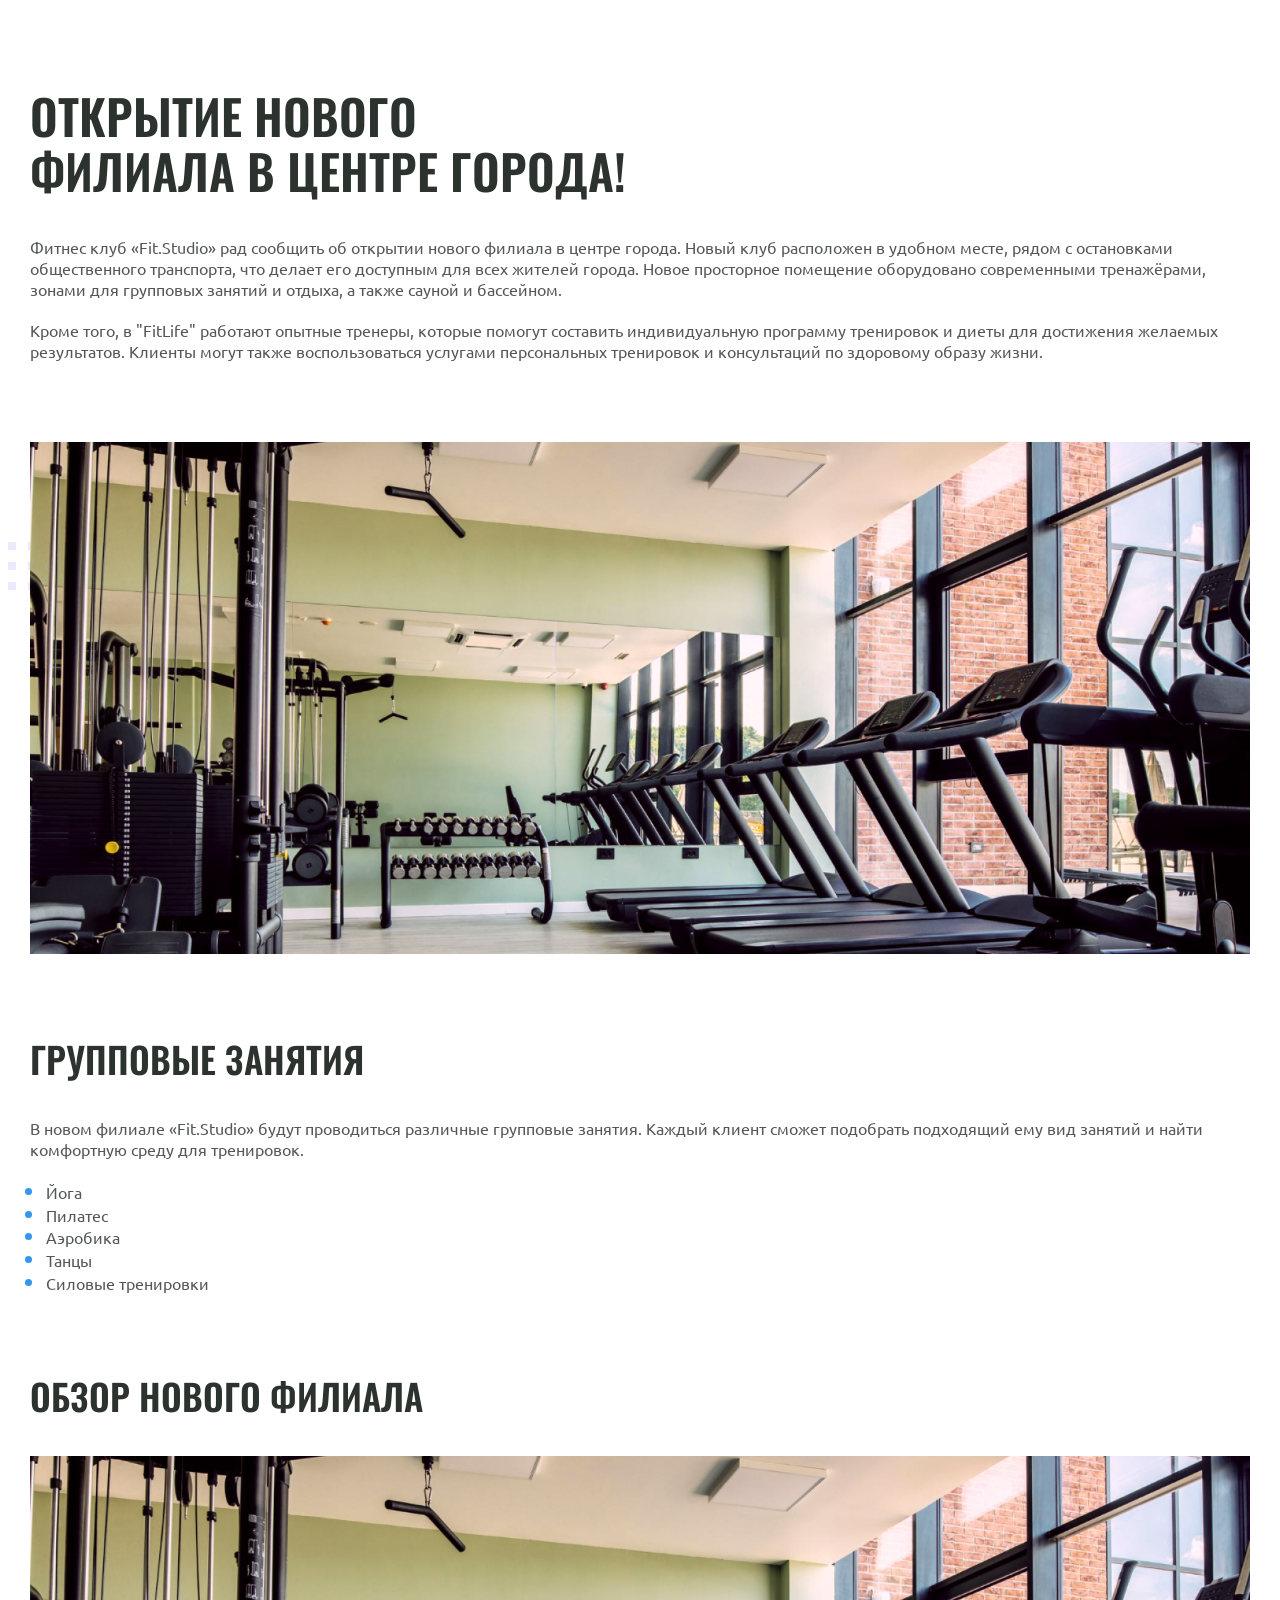
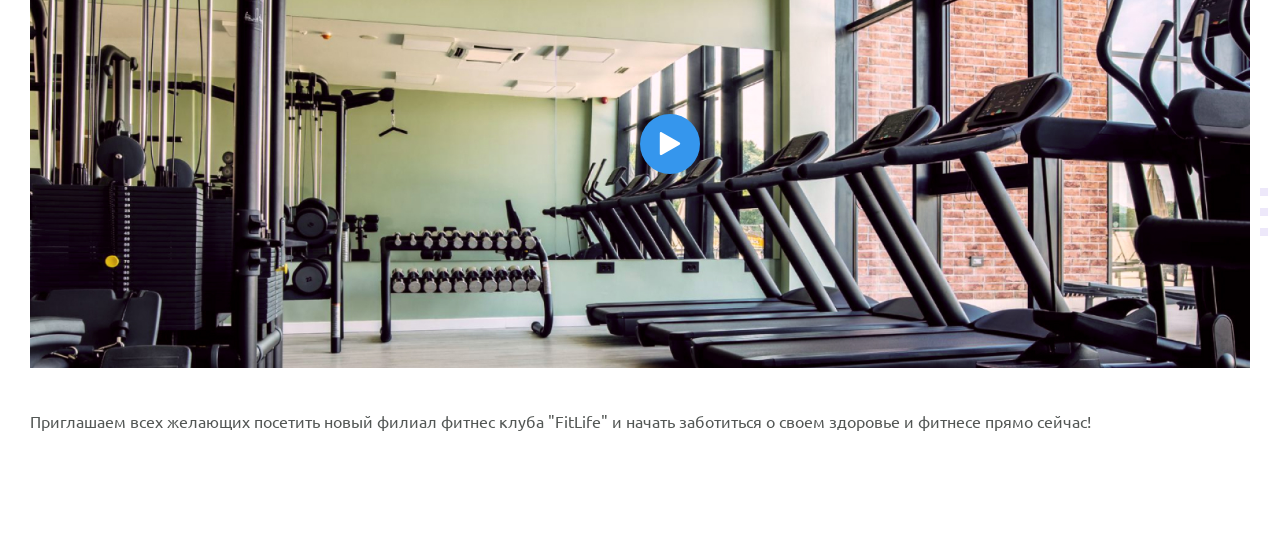
<file: lesson-5(fitStudio)/article.html>
<!doctype html>
<html lang="ru">
  <head>
    <meta charset="UTF-8" />
    <meta name="viewport" content="width=device-width, initial-scale=1.0" />
    <title>Fit Studio - Открытие нового филиала!</title>
    <link rel="stylesheet" href="./css/normalize.css" />
    <link rel="stylesheet" href="./css/font.css" />
    <link rel="stylesheet" href="./css/article.css" />
  </head>
  <body>
    <article class="article">
      <div class="container">
        <h1 class="article-title article-title-large">
          Открытие нового филиала в центре города!
        </h1>
        <p class="article-text">
          Фитнес клуб «Fit.Studio» рад сообщить об открытии нового филиала
          в центре города. Новый клуб расположен в удобном месте, рядом
          с остановками общественного транспорта, что делает его доступным
          для всех жителей города. Новое просторное помещение оборудовано
          современными тренажёрами, зонами для групповых занятий и отдыха,
          а также сауной и бассейном.
        </p>
        <p class="article-text article-mb-1">
          Кроме того, в "FitLife" работают опытные тренеры, которые помогут
          составить индивидуальную программу тренировок и диеты для достижения
          желаемых результатов. Клиенты могут также воспользоваться услугами
          персональных тренировок и консультаций по здоровому образу жизни.
        </p>
        <div class="article-decor-wrapper article-decor-wrapper-1 article-mb-1">
          <img
            class="article-img"
            src="./imgs/gym-img.jpg"
            width="1220px"
            height="512"
            ali="Тренажерный зал"
          />
        </div>
        <h2 class="article-title article-title-medium">Групповые занятия</h2>
        <p class="article-text">
          В новом филиале «Fit.Studio» будут проводиться различные групповые
          занятия. Каждый клиент сможет подобрать подходящий ему вид занятий
          и найти комфортную среду для тренировок.
        </p>
        <ul class="article-list article-mb-1 article-text">
          <li class="article-item">Йога</li>
          <li class="article-item">Пилатес</li>
          <li class="article-item">Аэробика</li>
          <li class="article-item">Танцы</li>
          <li class="article-item">Силовые тренировки</li>
        </ul>
        <h2 class="article-title article-title-medium">Обзор нового филиала</h2>
        <div
          class="article-decor-wrapper article-decor-wrapper-2 article-mb article-mb2"
        >
          <button class="article-play-button">
            <img
              src="./imgs/Polygon 1.svg"
              width="24px"
              height="24px"
              alt="Запустить"
            />
          </button>
          <img
            class="article-img"
            src="./imgs/gym-img.jpg"
            width="1220px"
            height="512"
            ali="Тренажерный зал"
          />
        </div>
        <p class="article-text">
          Приглашаем всех желающих посетить новый филиал фитнес клуба "FitLife"
          и начать заботиться о своем здоровье и фитнесе прямо сейчас!
        </p>
      </div>
    </article>
  </body>
</html>
</file>
<file: src/style.css>
*{padding: 0;margin: 0;border: 0;}
*,*:before,*:after{-webkit-box-sizing: border-box;box-sizing: border-box;}
:focus,:active{outline: none;}
a:focus,a:active{outline: none;}
nav,footer,header,aside{display: block;}
html,body{
    height:100%;width:100%;
    font-size:100%;line-height:1;-ms-text-size-adjust:100%;-moz-text-size-adjust:100%;-webkit-text-size-adjust:100%;}
input,button,textarea{font-family:inherit;}
input::-ms-clear{display: none;}
button{cursor: pointer;}
button::-moz-focus-inner{padding:0;border:0;}
a,a:visited{text-decoration: none;}
a:hover{text-decoration: none;}
ul li{list-style: none;}
img{vertical-align: top;}
h1,h2,h3,h4,h5,h6{font-size:inherit;font-weight: inherit;}
a{color:inherit;}



body {
    font-family: "Montserrat",SansSerif;
    color: black;
}

body.overflow {
    overflow: hidden;
}



.layout {
    display: -webkit-box;
    display: -ms-flexbox;
    display: flex;
    min-height: 100vh;
}

.sidebar {
    padding: 40px 24px 40px 0;
    -ms-flex-negative: 0;
    flex-shrink: 0;
    background-color: white;
}



.content {
    -webkit-box-flex: 1;
    -ms-flex-positive: 1;
    flex-grow: 1;
    background-color: #F4F4F4;
}

.container {
    display: -webkit-box;
    display: -ms-flexbox;
    display: flex;
    -webkit-box-orient: vertical;
    -webkit-box-direction: normal;
    -ms-flex-direction: column;
    flex-direction: column;
    -webkit-box-pack: center;
    -ms-flex-pack: center;
    justify-content: center;
    -webkit-box-align: center;
    -ms-flex-align: center;
    align-items: center;
    padding: 150px 60px 80px 60px;
}


.logo {
    margin-left: 60px;
    margin-bottom: 60px;
}

.sidebar__user {
    background-color: #F4F4F4;
    padding: 20px 30px;
    margin-left: 60px;
    margin-bottom: 100px;
    border-radius: 8px;
    border: 1px solid #DADEC9;
}

.sidebar__name {
    color:#161814;
    font-size: 18px;
    font-weight: 500;
    margin-bottom: 6px;
}

.sidebar__text {
    color: #AFB1A7;
    font-size: 13px;
    font-weight: 400;
    line-height: 130%; /* 16.9px */
}

.sidebar__item {
    width: 372px;
}

.sidebar__button {
    display: -webkit-box;
    display: -ms-flexbox;
    display: flex;
    -webkit-box-align: center;
    -ms-flex-align: center;
    align-items: center;
    gap: 10px;
    padding: 20px 60px;
    margin-bottom: 12px;
    border-radius: 0px 100px 100px 0px;
    -webkit-transition: all .5s;
    -o-transition: all .5s;
    transition: all .5s;
    cursor: pointer;
    width: 90%;
    color:#161814;
    font-size: 16px;
    font-weight: 500;
}

.sidebar__button.active , .sidebar__button:hover {
    width: 100%;
    background-color: #DAF765;
}


.content__title {
    color: #161814;
    font-size: 48px;
    font-weight: 700;
    margin-bottom: 40px;
}

.content__list {
    display: -webkit-box;
    display: -ms-flexbox;
    display: flex;
    -webkit-box-align: center;
    -ms-flex-align: center;
    align-items: center;
    -ms-flex-wrap: wrap;
    flex-wrap: wrap;
    gap: 20px;
}



.content__list-item  {
    cursor: pointer;
    padding: 12px 18px;
    background-color: #fff;
    border-radius: 10px;
    border: 1px solid #DADEC9;
    -webkit-transition: all .3s;
    -o-transition: all .3s;
    transition: all .3s;
}

.content__list-item:hover,.content__list-diplom:hover {
    background-color: #AFB1A7;
}

li a {
    padding: 12px 18px;

}


.content__list-diplom {
    -webkit-transition: all .3s;
    -o-transition: all .3s;
    transition: all .3s;
    display: inline-block;
    padding: 12px 18px;
    background-color: #fff;
    border-radius: 10px;
    border: 1px solid #DADEC9;
}

.content__decor {
    display: -webkit-box;
    display: -ms-flexbox;
    display: flex;
    -webkit-box-align: center;
    -ms-flex-align: center;
    align-items: center;
}

.content__decor-text {
    color:#BEDD44;
    font-size: 36px;
    font-weight: 700;
    line-height: 110%; /* 39.6px */
}

.content__block {
    max-width: 1200px;
}

.content__block.hidden {
    display: none;
}

.content__decor-img img{
    width: 100%;
}

.burger {
    display: none;
    padding: 5px;
    position: fixed;
    top: 3%;
    right: 7%;
    width: 40px;
    height: 40px;
    background-color: #161814;
    border-radius: 50%;
    z-index: 10;
    border: 1px solid #DAF765;
}

@media (max-width: 768px) {
    .burger {
        display: block;
    }

    .sidebar {
        -webkit-transition: all .3s;
        -o-transition: all .3s;
        transition: all .3s;
        -webkit-transform: translateX(-100%);
        -ms-transform: translateX(-100%);
        transform: translateX(-100%);
        position: fixed;
        top: 0;
        left: 0;
        bottom: 0;
        z-index: 5;
    }

    .sidebar.show {
        -webkit-transform: translateX(0%);
        -ms-transform: translateX(0%);
        transform: translateX(0%);
    }

    .overlay {
        opacity: 0;
        pointer-events: none;
        -webkit-transition: all .3s;
        -o-transition: all .3s;
        transition: all .3s;
        position: absolute;
        top: 0;
        right: 0;
        left: 0;
        bottom: 0;
        z-index: 3;
        background-color: #000000e0;
    }

    .overlay.show {
        opacity: 1;
        pointer-events: all;
    }

    .container {
        padding: 40px 20px;
        min-height: 100%;
    }

    .content__decor {
        margin-top: 20px;
        -webkit-box-orient: vertical;
        -webkit-box-direction: normal;
        -ms-flex-direction: column;
        flex-direction: column;
    }
}

@media (max-width: 400px) {
    .sidebar__user {
        margin-left: 0;
    }
}
</file>
<file: fitStudio-main(l12)/css/font.css>
@font-face {
  font-family: "Ubuntu";

  src:
    local("Ubuntu"),
    url("../fonts/UbuntuLight.woff2") format("woff2");
  font-weight: 300;
  font-style: normal;
  font-display: swap;
}

@font-face {
  font-family: "Ubuntu";

  src:
    local("Ubuntu"),
    url("../fonts/UbuntuRegular.woff2") format("woff2");
  font-weight: 400;
  font-style: normal;
  font-display: swap;
}

@font-face {
  font-family: "Ubuntu";

  src:
    local("Ubuntu"),
    url("../fonts/UbuntuMedium.woff2") format("woff2");
  font-weight: 500;
  font-style: normal;
  font-display: swap;
}

@font-face {
  font-family: "Oswald";

  src:
    local("Oswald"),
    url("../fonts/OswaldMedium.woff2") format("woff2");
  font-weight: 500;
  font-style: normal;
  font-display: swap;
}

@font-face {
  font-family: "Oswald";

  src:
    local("Oswald"),
    url("../fonts/OswaldSemiBold.woff2") format("woff2");
  font-weight: 600;
  font-style: normal;
  font-display: swap;
}
</file>
<file: fitStudio-main(l12)/css/globals.css>
html {
  font-family: "Ubuntu", sans-serif;
  font-weight: 400;
}

*,
*::before,
*::after {
  box-sizing: border-box;
}

body {
  display: flex;
  flex-direction: column;
  min-height: 100vh;
}

h1,
h2,
h3,
h4,
h5,
h6,
p {
  margin: 0;
}

a {
  text-decoration: none;
}

img {
  max-width: 100%;
  height: auto;
  object-fit: cover;
}

.container {
  max-width: 1250px;
  margin: 0 auto;
  padding: 0 15px;
}

.text {
  font-family: "Ubuntu", sans-serif;
  font-weight: 400;
  font-size: 16px;
  line-height: 130%;
  color: #535755;
}

.button {
  display: inline-block;
  padding: 19px 32px;
  font-weight: 500;
  font-size: 15px;
  line-height: 130%;
  letter-spacing: 0.02em;
  text-transform: uppercase;
  text-align: center;
  color: #fff;
  background-color: #3596ed;
  transition: opacity 0.2s;
}

.button:hover {
  opacity: 0.8;
}

.section {
  margin-bottom: 140px;
}

.title-large {
  max-width: 596px;
  font-family: Oswald, sans-serif;
  font-weight: 600;
  font-size: 48px;
  line-height: 115%;
  text-transform: uppercase;
  color: #2c332f;
  margin-bottom: 40px;
}

.text-sub {
  font-family: Ubuntu, sans-serif;
  font-weight: 300;
  font-size: 14px;
  letter-spacing: 0.04em;
  text-transform: uppercase;
  color: #858e8a;
}

.title-medium {
  font-family: Oswald, sans-serif;
  font-weight: 500;
  font-size: 24px;
  line-height: 115%;
  text-transform: uppercase;
  color: #2c332f;
}

.decor::before {
  content: "";
  width: calc(50% - 250px);

  position: absolute;
  z-index: -1;
  height: 48px;
  background: url(../imgs/decor-large-icon.svg) repeat-x;
}

a:focus-visible,
button:focus-visible,
summary:focus-visible {
  outline: 2px solid #3596ed;
  outline-offset: 1px;
}

@media (width <= 992px) {
  .container {
    max-width: 768px;
  }
}

@media (width <= 768px) {
  .container {
    max-width: 768px;
  }
}

@media (width <= 768px) {
  .section {
    margin-bottom: 80px;
  }

  .title-large {
    font-size: 42px;
    margin-bottom: 30px;
  }

  .home .title-large {
    text-align: center;
    min-width: inherit;
  }

  .title-medium {
    font-size: 22px;
  }
}

@media (width <= 576px) {
  .section {
    margin-bottom: 80px;
  }

  .title-large {
    font-size: 34px;
  }
  .title-medium {
    font-size: 18px;
  }
}
</file>
<file: fitStudio-main(l12)/css/header.css>
.header-inner {
  display: flex;
  justify-content: space-between;
  align-items: center;
  gap: 10px;
  padding-top: 30px;
  padding-bottom: 30px;
  border-bottom: 1px solid #d3cbd9;
}

.phone {
  text-align: right;
}

.phone p {
  margin-bottom: 8px;
}

.phone a {
  font-weight: 500;
  font-size: 18px;
  color: #2c332f;
  transition: color 0.2s;
}

.phone a:hover {
  color: #3596ed;
}
</file>
<file: fitStudio-main(l12)/css/index.css>
.hero {
  padding-top: 80px;
  position: relative;
}

.hero::before {
  width: 100%;
  bottom: 106px;
}

.hero-container {
  display: -webkit-box;
  display: -ms-flexbox;
  display: flex;
  gap: 28px;
}

.hero h1 {
  margin-bottom: 40px;
  font-family: "Oswald", sans-serif;
  font-weight: 600;
  font-size: 62px;
  line-height: 115%;
  text-transform: uppercase;
  color: #2c332f;
}

.hero h1 strong {
  font-weight: 600;
  color: #3596ed;
}

.hero-info .text {
  max-width: 440px;
  margin-bottom: 140px;
}

.hero-images {
  position: relative;
  display: -webkit-box;
  display: -ms-flexbox;
  display: flex;
}

.hero-choose {
  position: absolute;
  top: 40px;
  left: 50%;
  -webkit-transform: translateX(-50%);
  -ms-transform: translateX(-50%);
  transform: translateX(-50%);
  max-width: 161px;
  padding: 22px;
  background: rgb(255 255 255 / 0.9);
  border: 1px solid #535755;
  text-align: center;
}

.news {
  display: block;
}

.news-container {
  display: -webkit-box;
  display: -ms-flexbox;
  display: flex;
  gap: 28px;
}

.news-article {
  display: -webkit-box;
  display: -ms-flexbox;
  display: flex;
  -webkit-box-orient: vertical;
  -webkit-box-direction: normal;
  -ms-flex-direction: column;
  flex-direction: column;
  max-width: 284px;
  -webkit-box-flex: 1;
  -ms-flex: 1 1 25%;
  flex: 1 1 25%;
  border: 1px solid #d3cbd9;
  background: #fff;
  overflow: hidden;
}

.news-article img {
  display: block;
}

.news-info {
  padding: 20px 20px 0;
  margin-bottom: 12px;
}

.hero-info {
  max-width: 492px;
}

.news-date {
  display: inline-block;
  margin-bottom: 8px;
}

.news-article footer {
  margin-top: auto;
  padding: 0 20px 20px;
}

.news-link {
  display: -webkit-box;
  display: -ms-flexbox;
  display: flex;
  -webkit-box-align: center;
  -ms-flex-align: center;
  align-items: center;
  gap: 8px;
  font-weight: 400;
  font-size: 16px;
  line-height: 130%;
  color: #3596ed;
}

.news-link::after {
  content: "";
  display: inline-block;
  -ms-flex-negative: 0;
  flex-shrink: 0;
  width: 22px;
  height: 9px;
  background-image: url(../imgs/arrow-right-icon.svg);
  -webkit-transition: -webkit-transform 0.3s;
  transition: -webkit-transform 0.3s;
  transition: transform 0.3s;
  transition:
    transform 0.3s,
    -webkit-transform 0.3s;
}

.news-link:hover::after {
  -webkit-transform: translateX(9px);
  -ms-transform: translateX(9px);
  transform: translateX(9px);
}

.faq {
  position: relative;
}

.faq::before {
  top: 215px;
}

.faq-container {
  display: -webkit-box;
  display: -ms-flexbox;
  display: flex;
  gap: 28px;
  -webkit-box-align: start;
  -ms-flex-align: start;
  align-items: flex-start;
}

details {
  margin-bottom: 20px;
  border-block: 1px solid #d3cbd9;
}

details[open] summary::after {
  -webkit-transform: rotate(180deg);
  -ms-transform: rotate(180deg);
  transform: rotate(180deg);
}

summary {
  display: -webkit-box;
  display: -ms-flexbox;
  display: flex;
  -webkit-box-align: center;
  -ms-flex-align: center;
  align-items: center;
  -webkit-box-pack: justify;
  -ms-flex-pack: justify;
  justify-content: space-between;
  gap: 10px;
  list-style: none;
  padding: 20px;
  cursor: pointer;
}

summary::after {
  content: "";
  display: inline-block;
  width: 17px;
  height: 22px;
  background: url(../imgs/arrow-icon.svg) no-repeat center / cover;
}

summary::-webkit-details-marker {
  display: none;
}

details > p {
  padding: 0 20px 20px;
}

details:last-child {
  margin-bottom: 0;
}

@media (width <= 1440px) {
  .hero-images img {
    width: 50%;
  }
}

@media (width <= 992px) {
  .hero-container {
    -webkit-box-orient: vertical;
    -webkit-box-direction: normal;
    -ms-flex-direction: column;
    flex-direction: column;
    -webkit-box-align: center;
    -ms-flex-align: center;
    align-items: center;
  }

  .hero::after {
    display: none;
  }

  .hero-info {
    text-align: center;
  }

  .hero h1 {
    margin-bottom: 30px;
    font-size: 52px;
  }

  .hero-info .text {
    max-width: inherit;
    margin-bottom: 30px;
  }

  .news-container {
    -ms-flex-wrap: wrap;
    flex-wrap: wrap;
    -webkit-box-pack: center;
    -ms-flex-pack: center;
    justify-content: center;
    gap: 20px;
  }

  .news-article {
    -ms-flex-preferred-size: 50%;
    flex-basis: 50%;
    min-width: 350px;
  }
  .news-article img {
    width: 100%;
  }

  .faq::before {
    display: none;
  }

  .faq-container {
    -webkit-box-orient: vertical;
    -webkit-box-direction: reverse;
    -ms-flex-direction: column-reverse;
    flex-direction: column-reverse;
    -webkit-box-align: center;
    -ms-flex-align: center;
    align-items: center;
  }
}

@media (width <= 768px) {
  .hero h1 {
    font-size: 50px;
  }

  .news-article {
    -ms-flex-preferred-size: 100%;
    flex-basis: 100%;
    min-width: 400px;
  }
}

@media (width <= 576px) {
  .hero {
    padding-top: 60px;
  }
  .hero-info {
    max-width: 410px;
  }

  .hero h1 {
    font-size: 42px;
  }
  .hero-choose {
    min-width: 125px;
    padding: 10px;
    font-size: 14px;
  }
}
</file>
<file: fitStudio-main(l12)/css/footer.css>
.footer {
  padding: 60px 0 40px;
  margin-top: auto;
  background: linear-gradient(
    90deg,
    rgba(73, 169, 255, 0.2) 0%,
    rgba(252, 124, 217, 0.2) 100%
  );
  text-align: center;
}

.footer-top {
  padding-bottom: 40px;
  margin-bottom: 40px;
  border-bottom: 1px solid #d3cbd9;
}

.footer-logo {
  display: inline-block;
  margin-bottom: 40px;
}

.menu ul {
  display: flex;
  justify-content: center;
  align-items: center;
  gap: 60px;
  list-style: none;
  margin: 0;
  padding: 0;
}

.menu a {
  font-weight: 400;
  font-size: 16px;
  line-height: 130%;
  color: #535755;
  transition: color 0.2s;
}

.menu a:hover {
  color: #3596ed;
}

.copyright {
  font-weight: 400;
  font-size: 14px;
  letter-spacing: 0.04em;
  color: #858e8a;
}

@media (width <=760px) {
  .menu ul {
    gap: 25px;
    flex-direction: column;
  }
}

@media (width <= 576px) {
  .footer {
    padding-top: 40px;
  }
}
</file>
<file: form-v2/css/style.css>
* {
  box-sizing: border-box;
}

body {
  display: flex;
  justify-content: center;
  align-items: center;
  font-family: sans-serif;
  min-height: 100vh;
}

.form {
  border: 3px dashed #5d0717;
  border-radius: 6px;
  max-width: 400px;
  width: 100%;
  padding: 30px;
  background-color: #96bd78b9;
}

.form-group {
  border: none;
  padding: 0;
}

.title {
  font-weight: 700;
  padding: 0;
  margin-bottom: 15px;
  color: rgb(39, 1, 8);
}

.label {
  display: inline-block;
  width: 100%;
}

.textarea {
  max-height: 200px;
  min-height: 30px;
  width: 100%;
  resize: vertical;
}

.input,
.textarea {
  border: 1px solid rgb(81, 7, 20);
  border-radius: 6px;
  width: 100%;
  padding: 5px 12px;
  margin-bottom: 15px;
  outline: none;
}

.input:disabled {
  opacity: 0.7;
}

.checkbox {
  position: absolute;
  appearance: none;
  outline: none;
}

.checkbox-label {
  padding-left: 22px;
  margin-bottom: 15px;
}

.checkbox::after {
  content: "";
  position: absolute;
  width: 16px;
  height: 16px;
  margin-left: -22px;
  border: 1px solid #333;
  border-radius: 4px;
  cursor: pointer;
}

.checkbox:checked::after {
  background:
    url(../images/check-icon.svg) no-repeat center,
    #270108;
}

.checkbox-text {
  font-size: 14px;
}

.button {
  border: none;
  border-radius: 6px;
  padding: 6px 18px;
  cursor: pointer;
  background-color: #270108;
  color: azure;
  transition: opacity 0.2s;
}

.button:hover {
  opacity: 0.85;
}

.button:not(:disabled):active {
  background-color: #270108;
  cursor: default;
}

.button:disabled {
  opacity: 0.7;
  cursor: default;
}

.input:focus-visible,
.textarea:focus-visible,
.button:focus-visible,
.checkbox:focus-visible::after {
  outline: 2px solid #270108;
  outline-offset: 1px;
}
</file>
<file: lesson 4/style.css>
body {
  font-family: sans-serif;
}

.form {
  border: 1px solid rgb(41, 41, 95);
  border-radius: 6px;
  max-width: 250px;
  padding: 15px;
  background-color: rgb(175, 209, 251);
}
.form-group {
  border: none;
  padding: 0;
}

.title {
  font-weight: 700;
  padding: 0;
  margin-bottom: 10px;
}

.label {
  display: block;
  margin-bottom: 5px;
}

.textarea {
  max-height: 200px;
  min-height: 30px;
  resize: vertical;
}

.input,
.textarea {
  border: 1px solid rgb(41, 41, 95);
  border-radius: 6px;
  min-width: 200px;
  padding: 5px 12px;
  margin-bottom: 10px;
  outline: none;
}

.checkbox {
  cursor: pointer;
}

.checkbox-text {
  font-size: 14px;
}

.button {
  border: none;
  border-radius: 6px;
  padding: 5px 15px;
  cursor: pointer;
}
</file>
<file: 3/style.css>
* {
  font-family: sans-serif;
}
table {
  border-collapse: collapse;
  border-spacing: 0;
  margin: 15px;
}

th,
td,
caption {
  border: 1px solid black;
  padding: 2px 4px;
}

.weekend {
  color: #ff0000;
}

caption {
  font-weight: bolder;
  border-bottom: none;
}
</file>
<file: fitStudio-main(l11)/css/font.css>
@font-face {
  font-family: "Ubuntu";

  src:
    local("Ubuntu"),
    url("../fonts/UbuntuLight.woff2") format("woff2");
  font-weight: 300;
  font-style: normal;
  font-display: swap;
}

@font-face {
  font-family: "Ubuntu";

  src:
    local("Ubuntu"),
    url("../fonts/UbuntuRegular.woff2") format("woff2");
  font-weight: 400;
  font-style: normal;
  font-display: swap;
}

@font-face {
  font-family: "Ubuntu";

  src:
    local("Ubuntu"),
    url("../fonts/UbuntuMedium.woff2") format("woff2");
  font-weight: 500;
  font-style: normal;
  font-display: swap;
}

@font-face {
  font-family: "Oswald";

  src:
    local("Oswald"),
    url("../fonts/OswaldMedium.woff2") format("woff2");
  font-weight: 500;
  font-style: normal;
  font-display: swap;
}

@font-face {
  font-family: "Oswald";

  src:
    local("Oswald"),
    url("../fonts/OswaldSemiBold.woff2") format("woff2");
  font-weight: 600;
  font-style: normal;
  font-display: swap;
}
</file>
<file: fitStudio-main(l11)/css/globals.css>
html {
  font-family: "Ubuntu", sans-serif;
  font-weight: 400;
}

*,
*::before,
*::after {
  box-sizing: border-box;
}

body {
  display: flex;
  flex-direction: column;
  min-height: 100vh;
}

article {
  /* padding-top: 80px; */
  margin-bottom: 120px;
}

h1,
h2,
h3,
h4,
h5,
h6,
p {
  margin: 0;
}

a {
  text-decoration: none;
}

.container {
  max-width: 1250px;
  margin: 0 auto;
  padding: 0 15px;
}

.text {
  font-family: "Ubuntu", sans-serif;
  font-weight: 400;
  font-size: 16px;
  line-height: 130%;
  color: #535755;
}

.button {
  display: inline-block;
  padding: 19px 32px;
  font-weight: 500;
  font-size: 15px;
  line-height: 130%;
  letter-spacing: 0.02em;
  text-transform: uppercase;
  text-align: center;
  color: #fff;
  background-color: #3596ed;
  transition: opacity 0.2s;
}

.button:hover {
  opacity: 0.8;
}

.section {
  margin-bottom: 140px;
}

.title-large {
  max-width: 596px;
  font-family: Oswald, sans-serif;
  font-weight: 600;
  font-size: 48px;
  line-height: 115%;
  text-transform: uppercase;
  color: #2c332f;
  margin-bottom: 40px;
}

.text-sub {
  font-family: Oswald, sans-serif;
  font-weight: 300;
  font-size: 14px;
  letter-spacing: 0.04em;
  text-transform: uppercase;
  color: #858e8a;
}

.title-medium {
  font-family: Oswald, sans-serif;
  font-weight: 500;
  font-size: 24px;
  line-height: 115%;
  text-transform: uppercase;
  color: #2c332f;
}

a:focus-visible,
button:focus-visible,
summary:focus-visible {
  outline: 2px solid #3596ed;
  outline-offset: 1px;
}
</file>
<file: fitStudio-main(l11)/css/header.css>
.header-inner {
  display: flex;
  justify-content: space-between;
  align-items: center;
  gap: 10px;
  padding-top: 30px;
  padding-bottom: 30px;
  border-bottom: 1px solid #d3cbd9;
}

.phone {
  text-align: right;
}

.phone p {
  margin-bottom: 8px;
}

.phone a {
  font-weight: 500;
  font-size: 18px;
  color: #2c332f;
  transition: color 0.2s;
}

.phone a:hover {
  color: #3596ed;
}
</file>
<file: fitStudio-main(l11)/css/article.css>
.article-title-medium {
  font-size: 36px;
}

.article-text {
  margin-bottom: 20px;
  font-weight: 400;
  font-size: 16px;
  line-height: 130%;
  color: #535755;
}

.article-decor-wrapper {
  position: relative;
  /* z-index: -1;
  left: 0;
  bottom: 1474px; */
}

.article-decor-wrapper::before {
  content: "";
  position: absolute;
  z-index: -1;
  background: url("../imgs/decor-icon.svg") no-repeat;
  width: 528px;
  height: 48px;
}

.article-decor-wrapper-1::before {
  top: 100px;
  left: -350px;
}

.article-decor-wrapper-2::before {
  bottom: 136px;
  right: -350px;
}

.article-img,
.article-video {
  width: 100%;
}

.article-text {
  margin-top: 0;
}

.article-list {
  margin-bottom: 12px;
  padding-left: 16px;
}

.article-item::marker {
  color: #3596ed;
  font-size: 22px;
}

.article-mb-1 {
  margin-bottom: 80px;
}

.article-mb2 {
  margin-bottom: 40px;
}

.article-decor2 {
  bottom: 197px;
  right: -350px;
}

.article-play-button {
  position: absolute;
  top: 50%;
  left: 50%;
  transform: translate (50% 50%);
  display: flex;
  justify-content: center;
  align-items: center;
  width: 60px;
  height: 60px;
  padding: 0;
  background: #3596ed;
  border-radius: 50%;
  border: none;
  cursor: pointer;
}
</file>
<file: fitStudio-main(l11)/css/footer.css>
.footer {
  padding: 60px 0 40px;
  margin-top: auto;
  background: linear-gradient(
    90deg,
    rgba(73, 169, 255, 0.2) 0%,
    rgba(252, 124, 217, 0.2) 100%
  );
  text-align: center;
}

.footer-top {
  padding-bottom: 40px;
  margin-bottom: 40px;
  border: 1px solid #d3cbd9;
}

.footer-logo {
  display: inline-block;
  margin-bottom: 40px;
}

.menu ul {
  display: flex;
  justify-content: center;
  align-items: center;
  gap: 60px;
  list-style: none;
  margin: 0;
  padding: 0;
}

.menu a {
  font-weight: 400;
  font-size: 16px;
  line-height: 130%;
  color: #535755;
  transition: color 0.2s;
}

.menu a:hover {
  color: #3596ed;
}

.copyright {
  font-weight: 400;
  font-size: 14px;
  letter-spacing: 0.04em;
  color: #858e8a;
}
</file>
<file: fitStudio-main(l12)/css/article.css>
.article-title-medium {
  font-size: 36px;
}

.article-text {
  margin-bottom: 20px;
  font-weight: 400;
  font-size: 16px;
  line-height: 130%;
  color: #535755;
}

.article-decor-wrapper {
  position: relative;
  /* z-index: -1;
  left: 0;
  bottom: 1474px; */
}

/* .article-decor-wrapper::before {
  content: "";
  position: absolute;
  z-index: -1;
  background: url("../imgs/decor-icon.svg") no-repeat;
  width: 528px;
  height: 48px;
} */

.article-decor-wrapper-1::before {
  top: 100px;
  left: 0;
}

.article-decor-wrapper-2::before {
  bottom: 136px;
  right: 0;
}

/* .article-img,
.article-video {
  width: 100%;
} */

.article-text {
  margin-top: 0;
}

.article-list {
  margin-bottom: 12px;
  padding-left: 16px;
}

.article-item::marker {
  color: #3596ed;
  font-size: 22px;
}

.article-mb-1 {
  margin-bottom: 80px;
}

.article-mb2 {
  margin-bottom: 40px;
}

.article-decor2 {
  bottom: 197px;
  right: -350px;
}

.article-play-button {
  position: absolute;
  top: 50%;
  left: 50%;
  transform: translate(-50%, -50%);
  display: flex;
  justify-content: center;
  align-items: center;
  width: 60px;
  height: 60px;
  padding: 0;
  background: #3596ed;
  border-radius: 50%;
  border: none;
  cursor: pointer;
}

@media (width <= 768) {
  .article-decor-wrapper::before {
    display: none;
  }
  .article-mb-1 {
    margin-bottom: 60px;
  }
  .article-title-medium {
    font-size: 32px;
  }
}

@media (width <= 576px) {
  .article {
    padding-top: 60px;
    padding-bottom: 80px;
  }
  .article-title-medium {
    font-size: 28px;
  }
  .article-mb-1 {
    margin-bottom: 40px;
  }
  .article-mb-2 {
    margin-bottom: 30px;
  }
  .article-play-button {
    width: 50px;
    height: 50px;
  }
  .article-play-button img {
    width: 18px;
    height: 18px;
  }
}
</file>
<file: lesson-5(fitStudio)/css/font.css>
@font-face {
  font-family: "Ubuntu";

  src:
    local("Ubuntu"),
    url("../fonts/UbuntuLight.woff2") format("woff2");
  font-weight: 300;
  font-style: normal;
  font-display: swap;
}

@font-face {
  font-family: "Ubuntu";

  src:
    local("Ubuntu"),
    url("../fonts/UbuntuRegular.woff2") format("woff2");
  font-weight: 400;
  font-style: normal;
  font-display: swap;
}

@font-face {
  font-family: "Ubuntu";

  src:
    local("Ubuntu"),
    url("../fonts/UbuntuMedium.woff2") format("woff2");
  font-weight: 500;
  font-style: normal;
  font-display: swap;
}

@font-face {
  font-family: "Oswald";

  src:
    local("Oswald"),
    url("../fonts/OswaldMedium.woff2") format("woff2");
  font-weight: 500;
  font-style: normal;
  font-display: swap;
}

@font-face {
  font-family: "Oswald";

  src:
    local("Oswald"),
    url("../fonts/OswaldSemiBold.woff2") format("woff2");
  font-weight: 600;
  font-style: normal;
  font-display: swap;
}
</file>
<file: lesson-5(fitStudio)/css/article.css>
html {
  font-family: "Ubuntu", sans-serif;
  font-weight: 400;
}

body * {
  box-sizing: border-box;
}

article {
  padding-top: 80px;
  margin-bottom: 120px;
}

h1,
h2,
h3,
h4,
h5,
h6,
p {
  margin: 0;
}

.container {
  max-width: 1250px;
  margin: 0 auto;
  padding: 0 15px;
}

.article-title {
  max-width: 596px;
  font-family: Oswald;
  font-weight: 600;
  line-height: 115%;
  text-transform: uppercase;
  color: #2c332f;
  margin-bottom: 40px;
}

.article-title-large {
  font-size: 48px;
}

.article-title-medium {
  font-size: 36px;
}

.article-text {
  margin-bottom: 20px;
  font-weight: 400;
  font-size: 16px;
  line-height: 130%;
  color: #535755;
}

.article-decor-wrapper {
  position: relative;
  /* z-index: -1;
  left: 0;
  bottom: 1474px; */
}

.article-decor-wrapper::before {
  content: "";
  position: absolute;
  z-index: -1;
  background: url("../imgs/decor-icon.svg") no-repeat;
  width: 528px;
  height: 48px;
}

.article-decor-wrapper-1::before {
  top: 100px;
  left: -350px;
}

.article-decor-wrapper-2::before {
  bottom: 136px;
  right: -350px;
}

.article-img,
.article-video {
  width: 100%;
}

.article-text {
  margin-top: 0;
}

.article-list {
  margin-bottom: 12px;
  padding-left: 16px;
}

.article-item::marker {
  color: #3596ed;
  font-size: 22px;
}

.article-mb-1 {
  margin-bottom: 80px;
}

.article-mb2 {
  margin-bottom: 40px;
}

.article-decor2 {
  bottom: 197px;
  right: -350px;
}

.article-play-button {
  position: absolute;
  top: 50%;
  left: 50%;
  transform: translate (-50%, -50%);
  display: flex;
  justify-content: center;
  align-items: center;
  width: 60px;
  height: 60px;
  padding: 0;
  background: #3596ed;
  border-radius: 50%;
  border: none;
  cursor: pointer;
}
</file>
